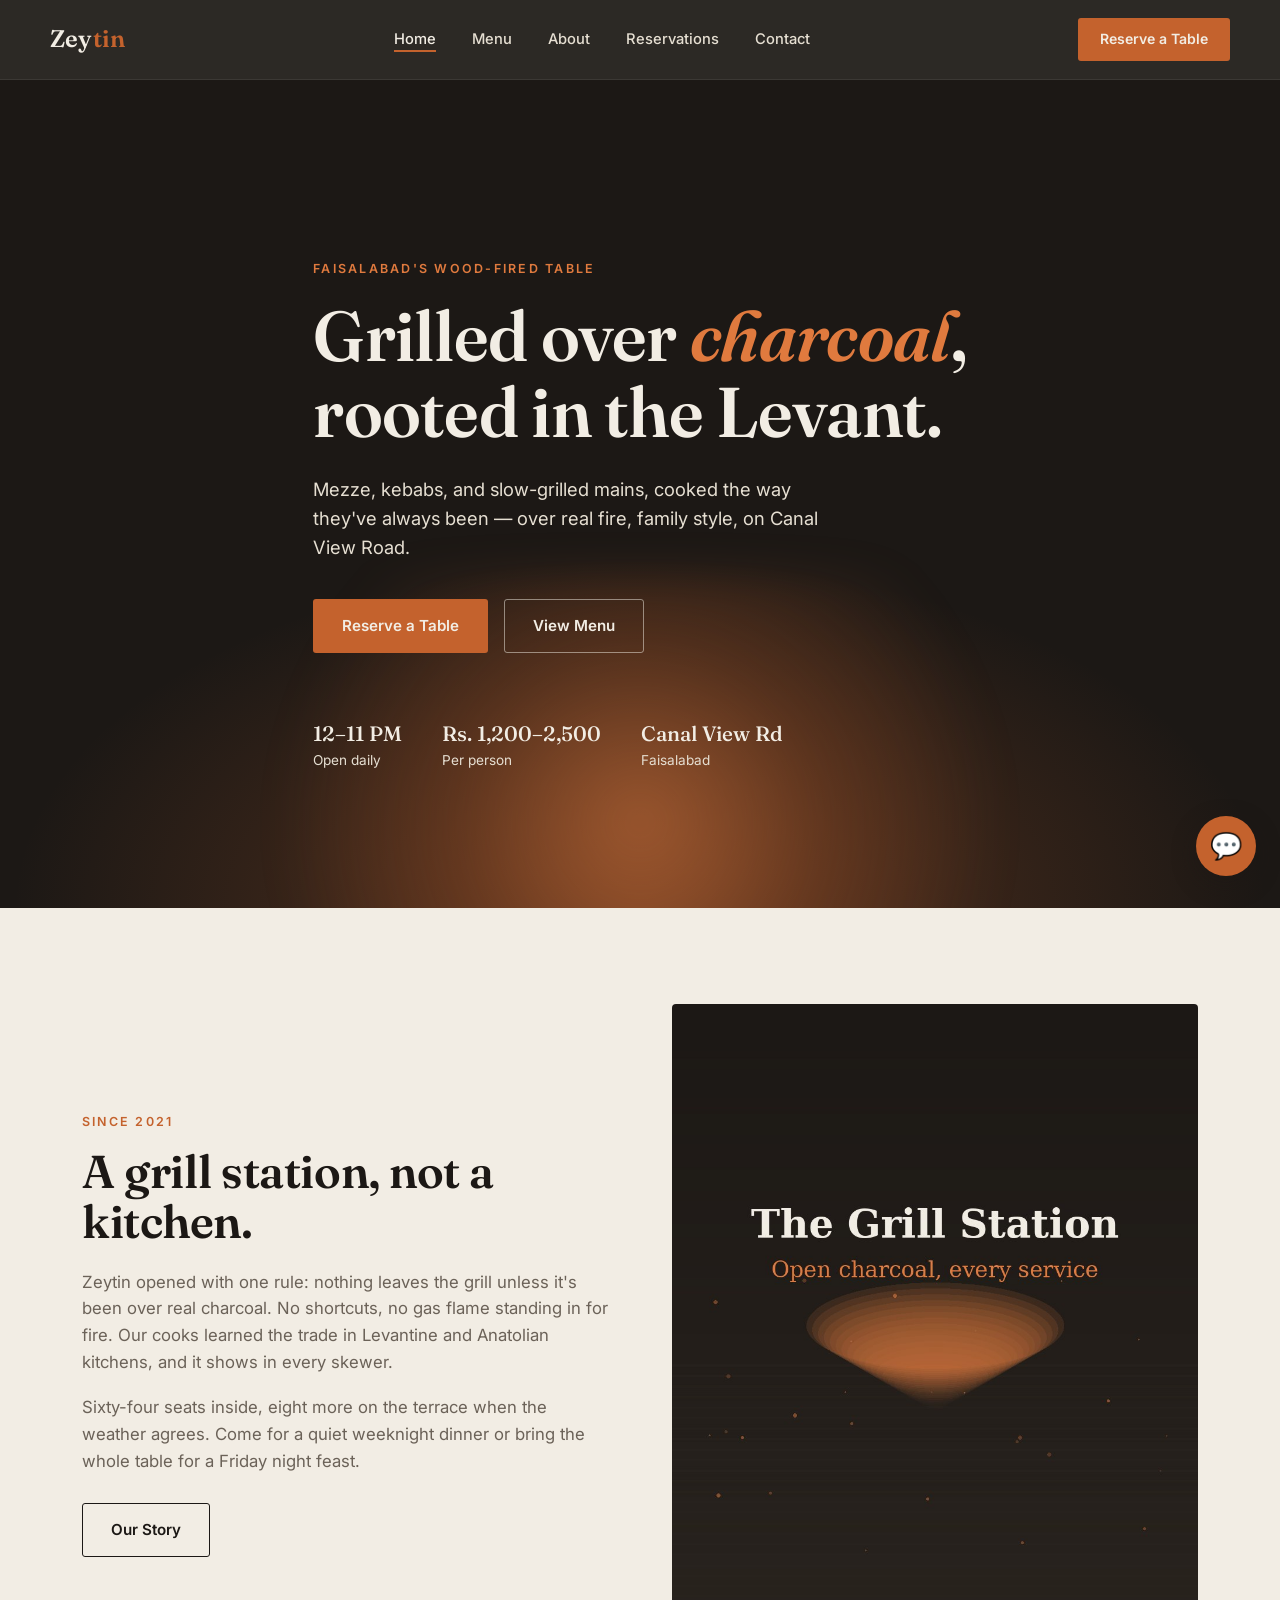
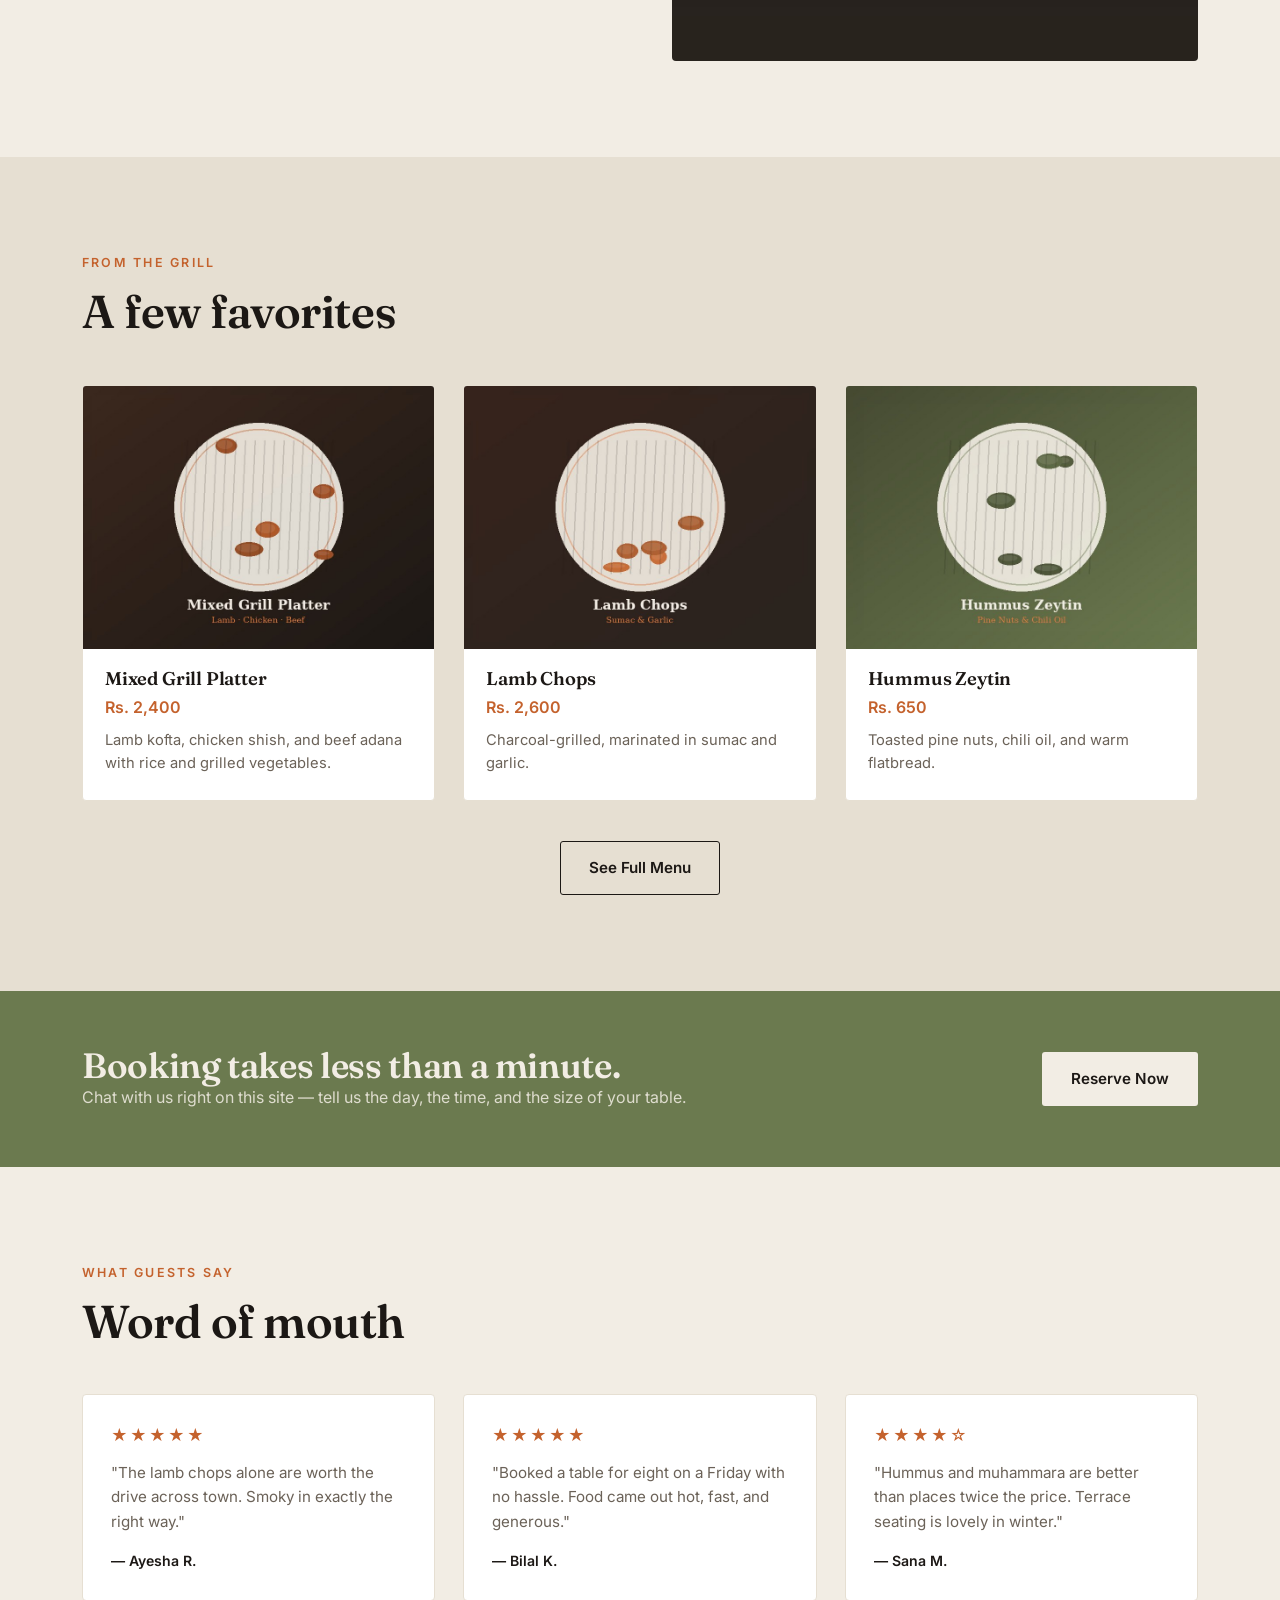
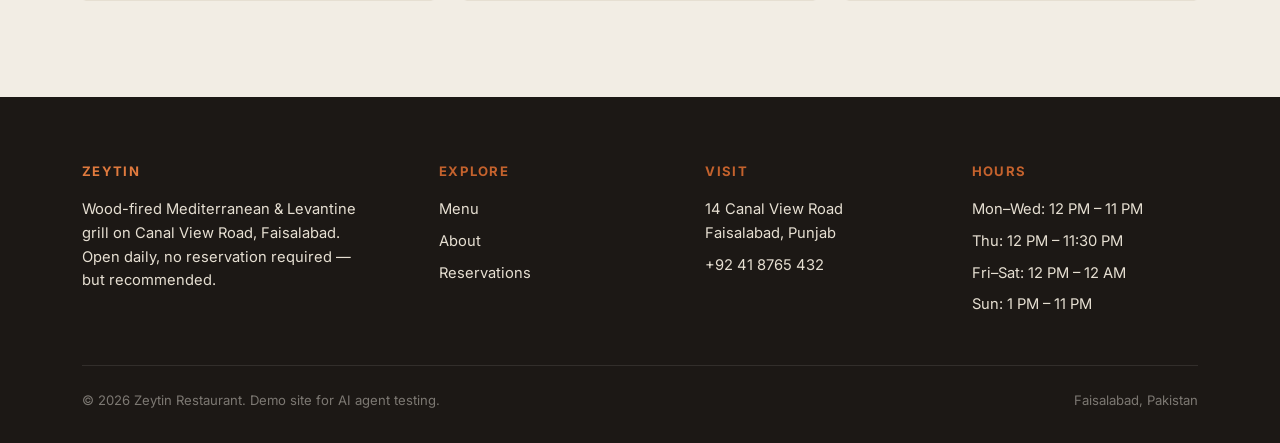
<file: index.html>
<!DOCTYPE html>
<html lang="en">
<head>
<meta charset="UTF-8">
<meta name="viewport" content="width=device-width, initial-scale=1.0">
<title>Zeytin — Wood-Fired Mediterranean Grill, Faisalabad</title>
<link rel="preconnect" href="https://fonts.googleapis.com">
<link href="https://fonts.googleapis.com/css2?family=Fraunces:opsz,wght@9..144,400;9..144,500;9..144,600;9..144,700&family=Inter:wght@400;500;600;700&display=swap" rel="stylesheet">
<link rel="stylesheet" href="css/style.css">
<style>
  .hero {
    position: relative;
    min-height: 92vh;
    display: flex;
    align-items: center;
    background: radial-gradient(ellipse 70% 60% at 50% 100%, rgba(196,98,45,0.35), transparent 70%), var(--char);
    overflow: hidden;
  }
  .ember-glow {
    position: absolute;
    bottom: -20%;
    left: 50%;
    transform: translateX(-50%);
    width: 900px;
    height: 500px;
    background: radial-gradient(circle, rgba(224,122,62,0.55) 0%, rgba(196,98,45,0.25) 35%, transparent 70%);
    filter: blur(20px);
    animation: embergrow 6s ease-in-out infinite alternate;
    pointer-events: none;
  }
  @keyframes embergrow {
    0% { opacity: 0.7; transform: translateX(-50%) scale(1); }
    100% { opacity: 1; transform: translateX(-50%) scale(1.08); }
  }
  .ember-particle {
    position: absolute;
    bottom: 10%;
    width: 4px; height: 4px;
    border-radius: 50%;
    background: var(--ember-bright);
    opacity: 0;
    animation: rise 4.5s ease-in infinite;
  }
  @keyframes rise {
    0% { opacity: 0; transform: translateY(0) scale(1); }
    15% { opacity: 0.9; }
    100% { opacity: 0; transform: translateY(-420px) scale(0.3); }
  }
  .hero-inner { position: relative; z-index: 2; padding-top: 40px; }
  .hero h1 { color: var(--bone); max-width: 760px; }
  .hero h1 em { font-style: italic; color: var(--ember-bright); }
  .hero .lede { color: var(--bone-dim); margin: 24px 0 36px; }
  .hero-ctas { display: flex; gap: 16px; flex-wrap: wrap; }
  .hero-meta {
    display: flex; gap: 40px; margin-top: 64px; flex-wrap: wrap;
  }
  .hero-meta div { color: var(--bone-dim); font-size: 0.85rem; }
  .hero-meta strong { display: block; color: var(--bone); font-family: var(--font-display); font-size: 1.3rem; font-weight: 500; }

  .intro-split {
    display: grid;
    grid-template-columns: 1fr 1fr;
    gap: 64px;
    align-items: center;
  }
  .intro-split img { border-radius: 4px; aspect-ratio: 4/5; object-fit: cover; }

  .dish-row {
    display: grid;
    grid-template-columns: repeat(3, 1fr);
    gap: 28px;
  }
  .dish-card {
    background: #fff;
    border-radius: 4px;
    overflow: hidden;
    border: 1px solid var(--bone-dim);
  }
  .dish-card img { aspect-ratio: 4/3; object-fit: cover; }
  .dish-card .dc-body { padding: 20px 22px 24px; }
  .dish-card h3 { font-size: 1.15rem; margin-bottom: 6px; }
  .dish-card .price { color: var(--ember); font-weight: 600; font-family: var(--font-body); }
  .dish-card p { font-size: 0.92rem; margin-top: 8px; }

  .strip {
    background: var(--olive);
    color: var(--bone);
    padding: 56px 0;
  }
  .strip .container { display: flex; align-items: center; justify-content: space-between; gap: 24px; flex-wrap: wrap; }
  .strip h2 { color: var(--bone); font-size: clamp(1.6rem, 3vw, 2.2rem); }
  .strip p { color: rgba(242,237,228,0.85); }

  .testi-grid {
    display: grid;
    grid-template-columns: repeat(3, 1fr);
    gap: 28px;
  }
  .testi-card {
    background: #fff;
    border: 1px solid var(--bone-dim);
    border-radius: 4px;
    padding: 28px;
  }
  .testi-card .stars { color: var(--ember); letter-spacing: 2px; margin-bottom: 12px; }
  .testi-card p { font-size: 0.95rem; }
  .testi-card .who { margin-top: 16px; font-weight: 600; color: var(--char); font-size: 0.88rem; }

  @media (max-width: 860px) {
    .intro-split, .dish-row, .testi-grid { grid-template-columns: 1fr; }
  }
</style>
</head>
<body>

<header class="site-header">
  <nav class="nav container">
    <a href="index.html" class="logo">Zey<span>tin</span></a>
    <ul class="nav-links">
      <li><a href="index.html" class="active">Home</a></li>
      <li><a href="menu.html">Menu</a></li>
      <li><a href="about.html">About</a></li>
      <li><a href="reservations.html">Reservations</a></li>
      <li><a href="contact.html">Contact</a></li>
    </ul>
    <a href="reservations.html" class="nav-cta">Reserve a Table</a>
    <button class="nav-toggle" aria-label="Menu">☰</button>
  </nav>
</header>

<section class="hero">
  <div class="ember-glow"></div>
  <div class="ember-particle" style="left:42%; animation-delay:0s;"></div>
  <div class="ember-particle" style="left:48%; animation-delay:1.2s;"></div>
  <div class="ember-particle" style="left:55%; animation-delay:2.1s;"></div>
  <div class="ember-particle" style="left:38%; animation-delay:3s;"></div>
  <div class="ember-particle" style="left:60%; animation-delay:0.6s;"></div>
  <div class="container hero-inner">
    <span class="eyebrow" style="color:var(--ember-bright)">Faisalabad's Wood-Fired Table</span>
    <h1 style="margin-top:18px;">Grilled over <em>charcoal</em>,<br>rooted in the Levant.</h1>
    <p class="lede">Mezze, kebabs, and slow-grilled mains, cooked the way they've always been — over real fire, family style, on Canal View Road.</p>
    <div class="hero-ctas">
      <a href="reservations.html" class="btn btn-primary">Reserve a Table</a>
      <a href="menu.html" class="btn btn-outline-light">View Menu</a>
    </div>
    <div class="hero-meta">
      <div><strong>12–11 PM</strong>Open daily</div>
      <div><strong>Rs. 1,200–2,500</strong>Per person</div>
      <div><strong>Canal View Rd</strong>Faisalabad</div>
    </div>
  </div>
</section>

<section>
  <div class="container intro-split">
    <div>
      <span class="eyebrow">Since 2021</span>
      <h2 style="margin:14px 0 22px;">A grill station, not a kitchen.</h2>
      <p style="font-size:1.05rem; margin-bottom:18px;">Zeytin opened with one rule: nothing leaves the grill unless it's been over real charcoal. No shortcuts, no gas flame standing in for fire. Our cooks learned the trade in Levantine and Anatolian kitchens, and it shows in every skewer.</p>
      <p style="font-size:1.05rem;">Sixty-four seats inside, eight more on the terrace when the weather agrees. Come for a quiet weeknight dinner or bring the whole table for a Friday night feast.</p>
      <a href="about.html" class="btn btn-outline" style="margin-top:28px;">Our Story</a>
    </div>
    <img src="images/grill-station.jpg" alt="Open charcoal grill at Zeytin">
  </div>
</section>

<section style="background:var(--bone-dim);">
  <div class="container">
    <div class="section-head">
      <span class="eyebrow">From the Grill</span>
      <h2 style="margin-top:14px;">A few favorites</h2>
    </div>
    <div class="dish-row">
      <div class="dish-card">
        <img src="images/mixed-grill.jpg" alt="Mixed Grill Platter">
        <div class="dc-body">
          <h3>Mixed Grill Platter</h3>
          <span class="price">Rs. 2,400</span>
          <p>Lamb kofta, chicken shish, and beef adana with rice and grilled vegetables.</p>
        </div>
      </div>
      <div class="dish-card">
        <img src="images/lamb-chops.jpg" alt="Lamb Chops">
        <div class="dc-body">
          <h3>Lamb Chops</h3>
          <span class="price">Rs. 2,600</span>
          <p>Charcoal-grilled, marinated in sumac and garlic.</p>
        </div>
      </div>
      <div class="dish-card">
        <img src="images/hummus.jpg" alt="Hummus Zeytin">
        <div class="dc-body">
          <h3>Hummus Zeytin</h3>
          <span class="price">Rs. 650</span>
          <p>Toasted pine nuts, chili oil, and warm flatbread.</p>
        </div>
      </div>
    </div>
    <div style="text-align:center; margin-top:40px;">
      <a href="menu.html" class="btn btn-outline">See Full Menu</a>
    </div>
  </div>
</section>

<section class="strip">
  <div class="container">
    <div>
      <h2>Booking takes less than a minute.</h2>
      <p>Chat with us right on this site — tell us the day, the time, and the size of your table.</p>
    </div>
    <a href="reservations.html" class="btn" style="background:var(--bone); color:var(--char);">Reserve Now</a>
  </div>
</section>

<section>
  <div class="container">
    <div class="section-head">
      <span class="eyebrow">What Guests Say</span>
      <h2 style="margin-top:14px;">Word of mouth</h2>
    </div>
    <div class="testi-grid">
      <div class="testi-card">
        <div class="stars">★★★★★</div>
        <p>"The lamb chops alone are worth the drive across town. Smoky in exactly the right way."</p>
        <div class="who">— Ayesha R.</div>
      </div>
      <div class="testi-card">
        <div class="stars">★★★★★</div>
        <p>"Booked a table for eight on a Friday with no hassle. Food came out hot, fast, and generous."</p>
        <div class="who">— Bilal K.</div>
      </div>
      <div class="testi-card">
        <div class="stars">★★★★☆</div>
        <p>"Hummus and muhammara are better than places twice the price. Terrace seating is lovely in winter."</p>
        <div class="who">— Sana M.</div>
      </div>
    </div>
  </div>
</section>

<footer class="site-footer">
  <div class="container">
    <div class="footer-grid">
      <div>
        <h4 style="color:var(--ember-bright);">Zeytin</h4>
        <p style="max-width:280px;">Wood-fired Mediterranean & Levantine grill on Canal View Road, Faisalabad. Open daily, no reservation required — but recommended.</p>
      </div>
      <div>
        <h4>Explore</h4>
        <a href="menu.html">Menu</a>
        <a href="about.html">About</a>
        <a href="reservations.html">Reservations</a>
      </div>
      <div>
        <h4>Visit</h4>
        <p>14 Canal View Road<br>Faisalabad, Punjab</p>
        <p>+92 41 8765 432</p>
      </div>
      <div>
        <h4>Hours</h4>
        <p>Mon–Wed: 12 PM – 11 PM</p>
        <p>Thu: 12 PM – 11:30 PM</p>
        <p>Fri–Sat: 12 PM – 12 AM</p>
        <p>Sun: 1 PM – 11 PM</p>
      </div>
    </div>
    <div class="footer-bottom">
      <span>© 2026 Zeytin Restaurant. Demo site for AI agent testing.</span>
      <span>Faisalabad, Pakistan</span>
    </div>
  </div>
</footer>

<!-- Chat widget mount point — n8n chat widget will attach here -->
<div id="n8n-chat-widget-placeholder"></div>
<script src="js/chat-widget.js"></script>

</body>
</html>
</file>
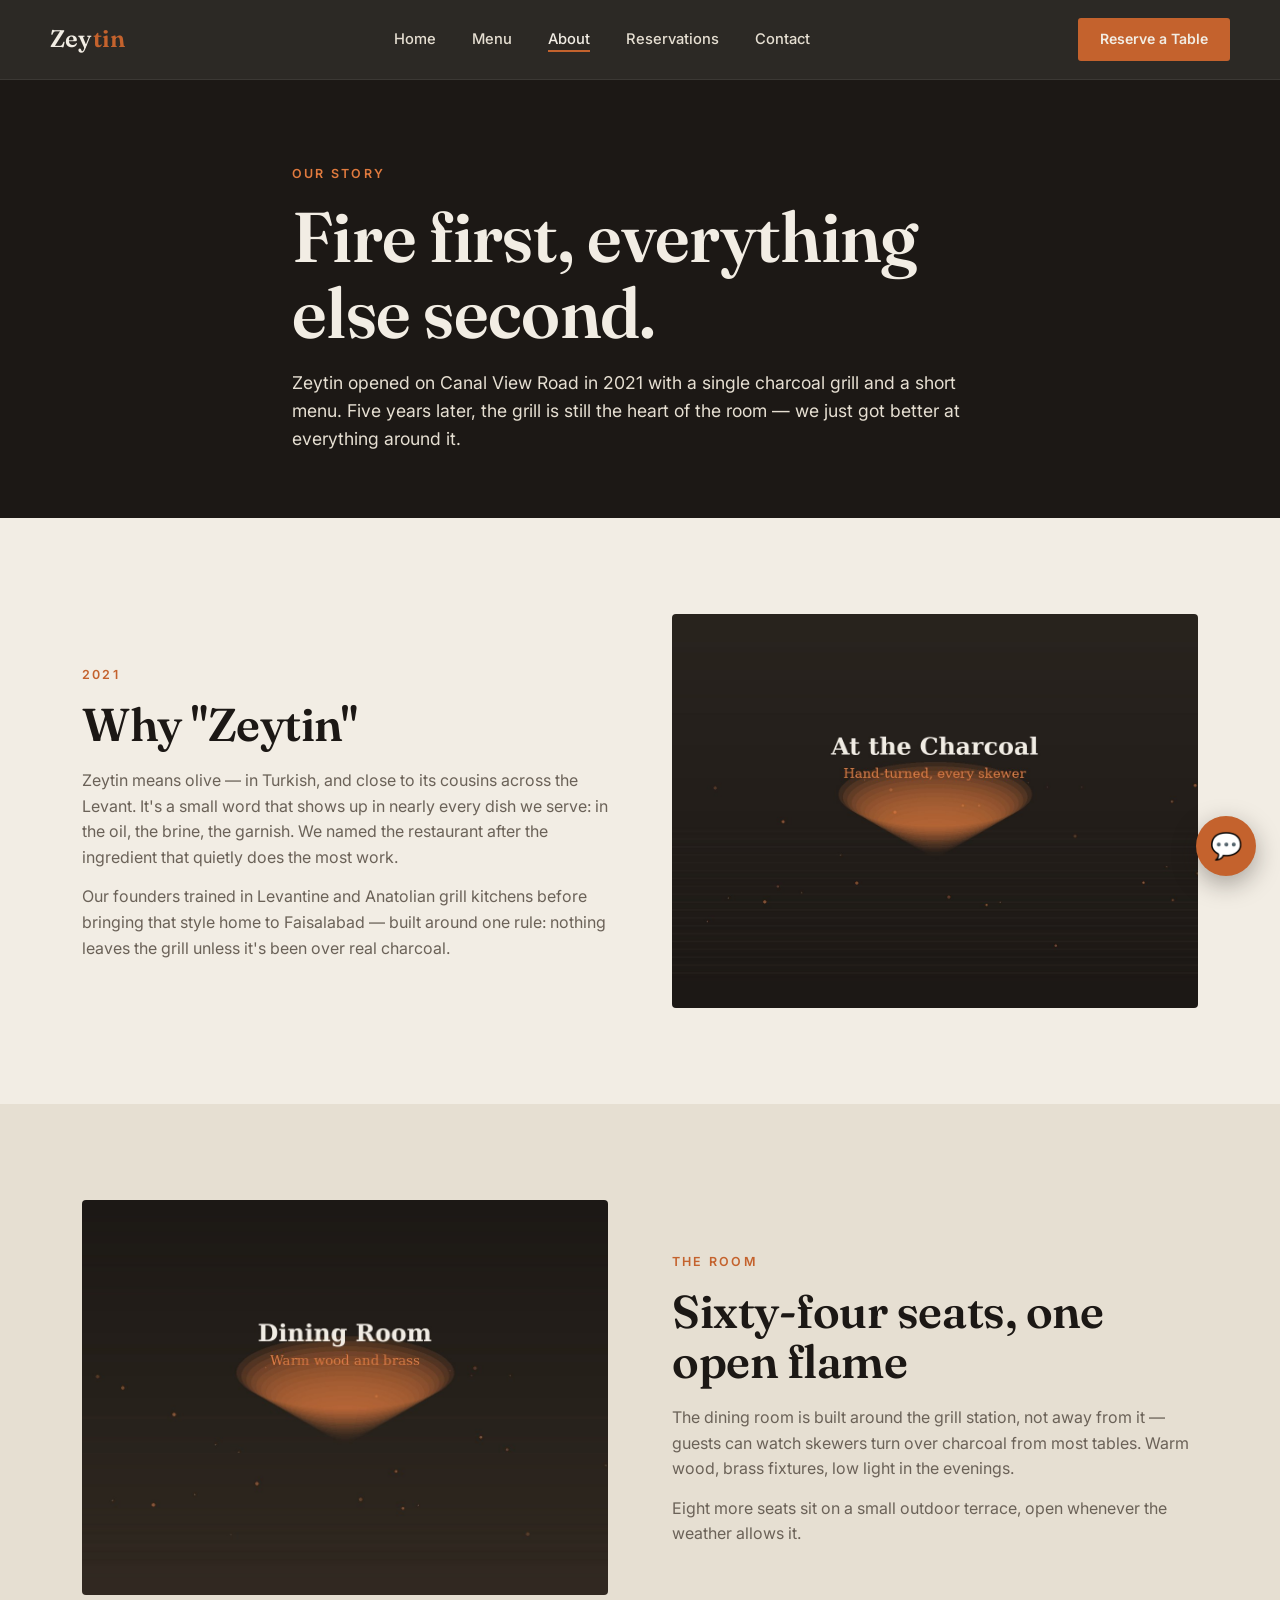
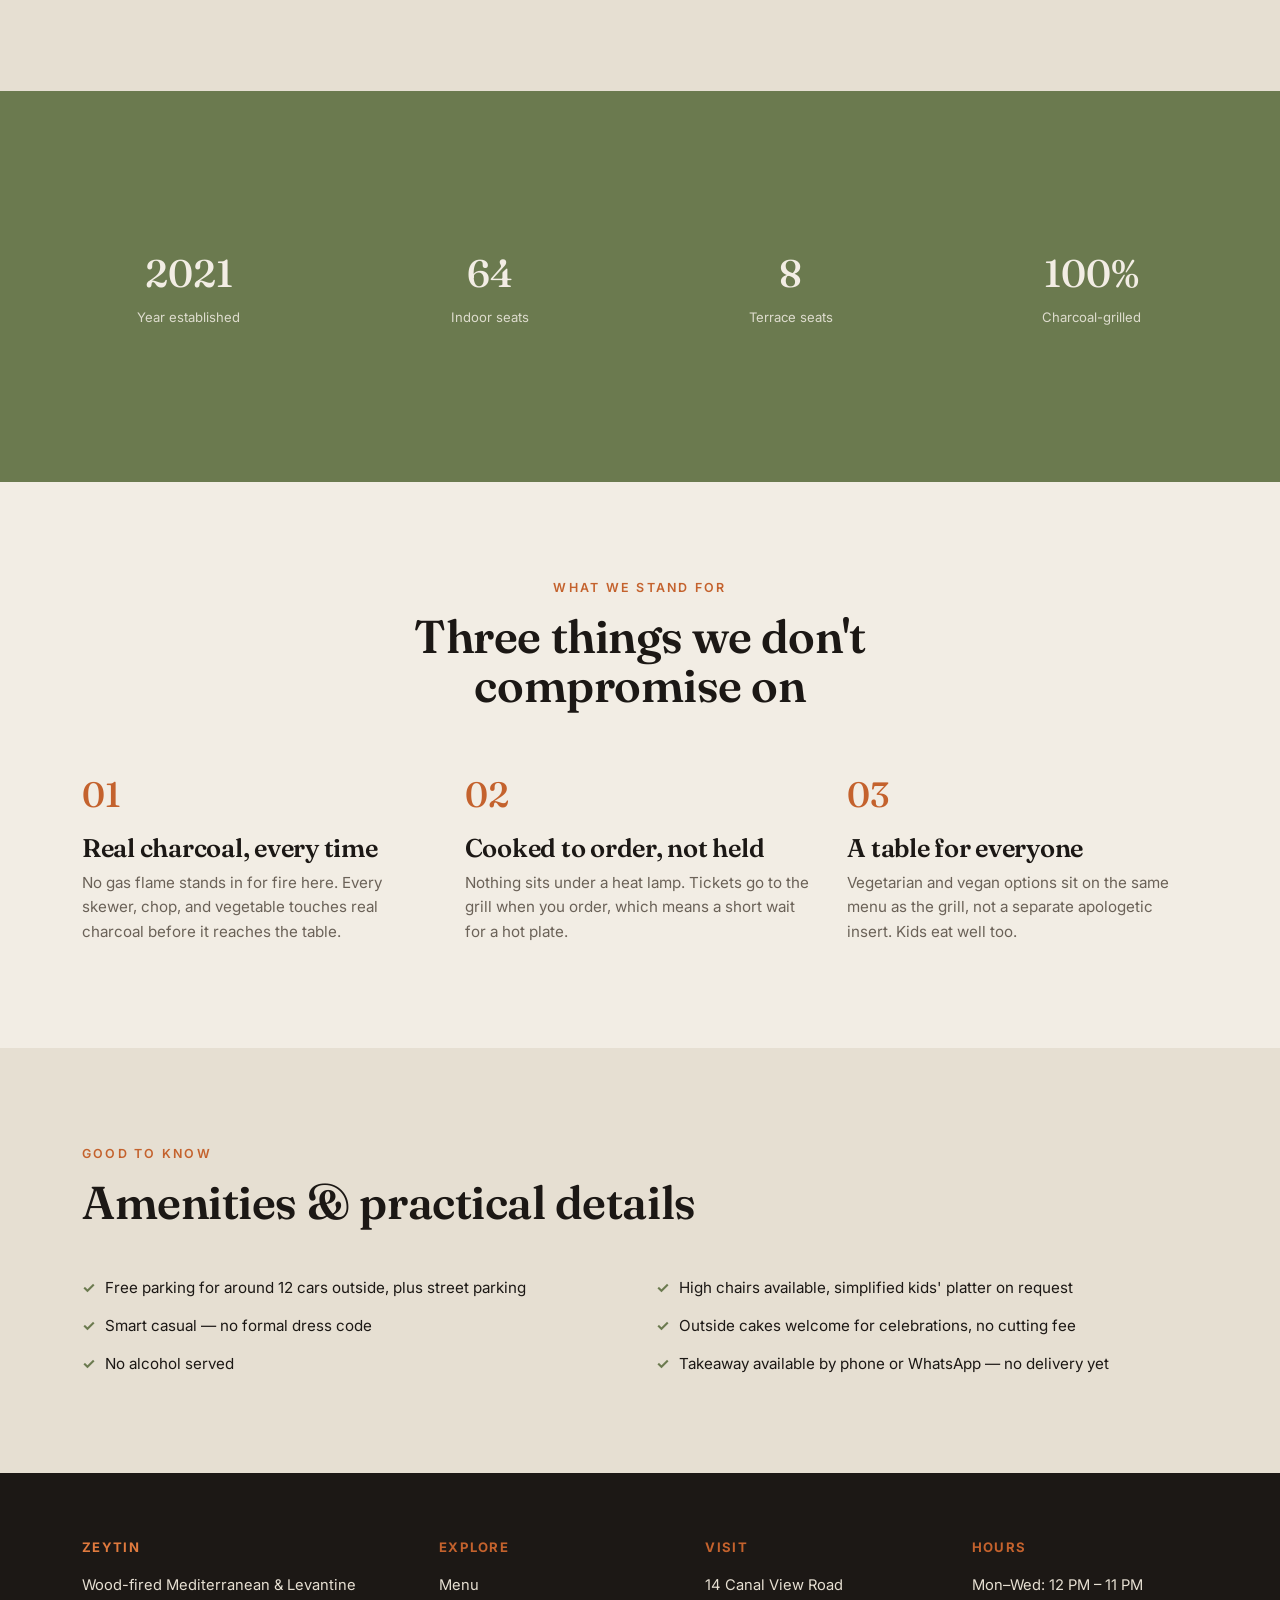
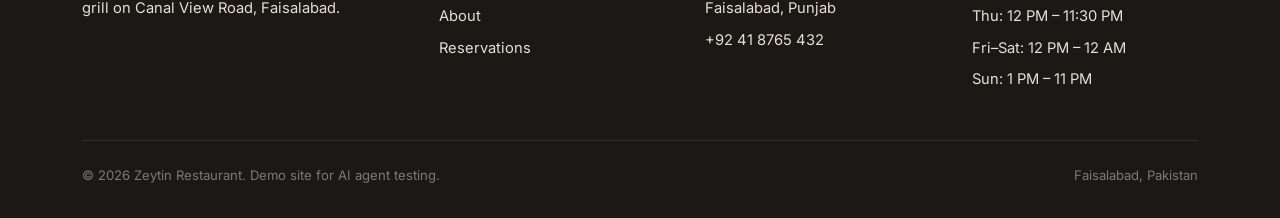
<file: about.html>
<!DOCTYPE html>
<html lang="en">
<head>
<meta charset="UTF-8">
<meta name="viewport" content="width=device-width, initial-scale=1.0">
<title>About — Zeytin</title>
<link rel="preconnect" href="https://fonts.googleapis.com">
<link href="https://fonts.googleapis.com/css2?family=Fraunces:opsz,wght@9..144,400;9..144,500;9..144,600;9..144,700&family=Inter:wght@400;500;600;700&display=swap" rel="stylesheet">
<link rel="stylesheet" href="css/style.css">
<style>
  .about-hero {
    background: var(--char);
    padding: 80px 0 64px;
  }
  .about-hero .container { max-width: 760px; }
  .about-hero h1 { color: var(--bone); }
  .about-hero p { color: var(--bone-dim); margin-top: 18px; font-size: 1.1rem; }

  .story-row {
    display: grid;
    grid-template-columns: 1fr 1fr;
    gap: 64px;
    align-items: center;
  }
  .story-row img { border-radius: 4px; aspect-ratio: 4/3; object-fit: cover; }
  .story-row.reverse { direction: rtl; }
  .story-row.reverse > * { direction: ltr; }

  .values-grid {
    display: grid;
    grid-template-columns: repeat(3, 1fr);
    gap: 32px;
  }
  .value-card { padding: 8px 0; }
  .value-card .num { font-family: var(--font-display); font-size: 2.2rem; color: var(--ember); font-weight: 500; }
  .value-card h3 { margin: 12px 0 8px; }
  .value-card p { font-size: 0.95rem; }

  .stat-strip {
    background: var(--olive);
    color: var(--bone);
  }
  .stat-strip .container {
    display: grid;
    grid-template-columns: repeat(4, 1fr);
    gap: 24px;
    padding: 56px 0;
    text-align: center;
  }
  .stat-strip strong { display: block; font-family: var(--font-display); font-size: 2.4rem; font-weight: 500; color: var(--bone); }
  .stat-strip span { font-size: 0.82rem; color: rgba(242,237,228,0.85); }

  .amenity-list { display: grid; grid-template-columns: 1fr 1fr; gap: 14px 32px; margin-top: 24px; }
  .amenity-list div { display: flex; gap: 10px; align-items: flex-start; font-size: 0.95rem; }
  .amenity-list div::before { content: '✓'; color: var(--olive); font-weight: 700; flex-shrink: 0; }

  @media (max-width: 860px) {
    .story-row, .values-grid { grid-template-columns: 1fr; }
    .story-row.reverse { direction: ltr; }
    .stat-strip .container { grid-template-columns: 1fr 1fr; }
    .amenity-list { grid-template-columns: 1fr; }
  }
</style>
</head>
<body>

<header class="site-header">
  <nav class="nav container">
    <a href="index.html" class="logo">Zey<span>tin</span></a>
    <ul class="nav-links">
      <li><a href="index.html">Home</a></li>
      <li><a href="menu.html">Menu</a></li>
      <li><a href="about.html" class="active">About</a></li>
      <li><a href="reservations.html">Reservations</a></li>
      <li><a href="contact.html">Contact</a></li>
    </ul>
    <a href="reservations.html" class="nav-cta">Reserve a Table</a>
    <button class="nav-toggle" aria-label="Menu">☰</button>
  </nav>
</header>

<section class="about-hero">
  <div class="container">
    <span class="eyebrow" style="color:var(--ember-bright)">Our Story</span>
    <h1 style="margin-top:14px;">Fire first, everything else second.</h1>
    <p>Zeytin opened on Canal View Road in 2021 with a single charcoal grill and a short menu. Five years later, the grill is still the heart of the room — we just got better at everything around it.</p>
  </div>
</section>

<section>
  <div class="container story-row">
    <div>
      <span class="eyebrow">2021</span>
      <h2 style="margin:14px 0 18px;">Why "Zeytin"</h2>
      <p style="margin-bottom:14px;">Zeytin means olive — in Turkish, and close to its cousins across the Levant. It's a small word that shows up in nearly every dish we serve: in the oil, the brine, the garnish. We named the restaurant after the ingredient that quietly does the most work.</p>
      <p>Our founders trained in Levantine and Anatolian grill kitchens before bringing that style home to Faisalabad — built around one rule: nothing leaves the grill unless it's been over real charcoal.</p>
    </div>
    <img src="images/chef-grill.jpg" alt="Chef at the charcoal grill">
  </div>
</section>

<section style="background:var(--bone-dim);">
  <div class="container story-row reverse">
    <div>
      <span class="eyebrow">The Room</span>
      <h2 style="margin:14px 0 18px;">Sixty-four seats, one open flame</h2>
      <p style="margin-bottom:14px;">The dining room is built around the grill station, not away from it — guests can watch skewers turn over charcoal from most tables. Warm wood, brass fixtures, low light in the evenings.</p>
      <p>Eight more seats sit on a small outdoor terrace, open whenever the weather allows it.</p>
    </div>
    <img src="images/interior-1.jpg" alt="Zeytin dining room interior">
  </div>
</section>

<section class="stat-strip">
  <div class="container">
    <div><strong>2021</strong><span>Year established</span></div>
    <div><strong>64</strong><span>Indoor seats</span></div>
    <div><strong>8</strong><span>Terrace seats</span></div>
    <div><strong>100%</strong><span>Charcoal-grilled</span></div>
  </div>
</section>

<section>
  <div class="container">
    <div class="section-head" style="margin:0 auto 48px; text-align:center;">
      <span class="eyebrow">What We Stand For</span>
      <h2 style="margin-top:14px;">Three things we don't compromise on</h2>
    </div>
    <div class="values-grid">
      <div class="value-card">
        <span class="num">01</span>
        <h3>Real charcoal, every time</h3>
        <p>No gas flame stands in for fire here. Every skewer, chop, and vegetable touches real charcoal before it reaches the table.</p>
      </div>
      <div class="value-card">
        <span class="num">02</span>
        <h3>Cooked to order, not held</h3>
        <p>Nothing sits under a heat lamp. Tickets go to the grill when you order, which means a short wait for a hot plate.</p>
      </div>
      <div class="value-card">
        <span class="num">03</span>
        <h3>A table for everyone</h3>
        <p>Vegetarian and vegan options sit on the same menu as the grill, not a separate apologetic insert. Kids eat well too.</p>
      </div>
    </div>
  </div>
</section>

<section style="background:var(--bone-dim);">
  <div class="container">
    <div class="section-head">
      <span class="eyebrow">Good to Know</span>
      <h2 style="margin-top:14px;">Amenities & practical details</h2>
    </div>
    <div class="amenity-list">
      <div>Free parking for around 12 cars outside, plus street parking</div>
      <div>High chairs available, simplified kids' platter on request</div>
      <div>Smart casual — no formal dress code</div>
      <div>Outside cakes welcome for celebrations, no cutting fee</div>
      <div>No alcohol served</div>
      <div>Takeaway available by phone or WhatsApp — no delivery yet</div>
    </div>
  </div>
</section>

<footer class="site-footer">
  <div class="container">
    <div class="footer-grid">
      <div>
        <h4 style="color:var(--ember-bright);">Zeytin</h4>
        <p style="max-width:280px;">Wood-fired Mediterranean & Levantine grill on Canal View Road, Faisalabad.</p>
      </div>
      <div>
        <h4>Explore</h4>
        <a href="menu.html">Menu</a>
        <a href="about.html">About</a>
        <a href="reservations.html">Reservations</a>
      </div>
      <div>
        <h4>Visit</h4>
        <p>14 Canal View Road<br>Faisalabad, Punjab</p>
        <p>+92 41 8765 432</p>
      </div>
      <div>
        <h4>Hours</h4>
        <p>Mon–Wed: 12 PM – 11 PM</p>
        <p>Thu: 12 PM – 11:30 PM</p>
        <p>Fri–Sat: 12 PM – 12 AM</p>
        <p>Sun: 1 PM – 11 PM</p>
      </div>
    </div>
    <div class="footer-bottom">
      <span>© 2026 Zeytin Restaurant. Demo site for AI agent testing.</span>
      <span>Faisalabad, Pakistan</span>
    </div>
  </div>
</footer>

<div id="n8n-chat-widget-placeholder"></div>
<script src="js/chat-widget.js"></script>

</body>
</html>
</file>
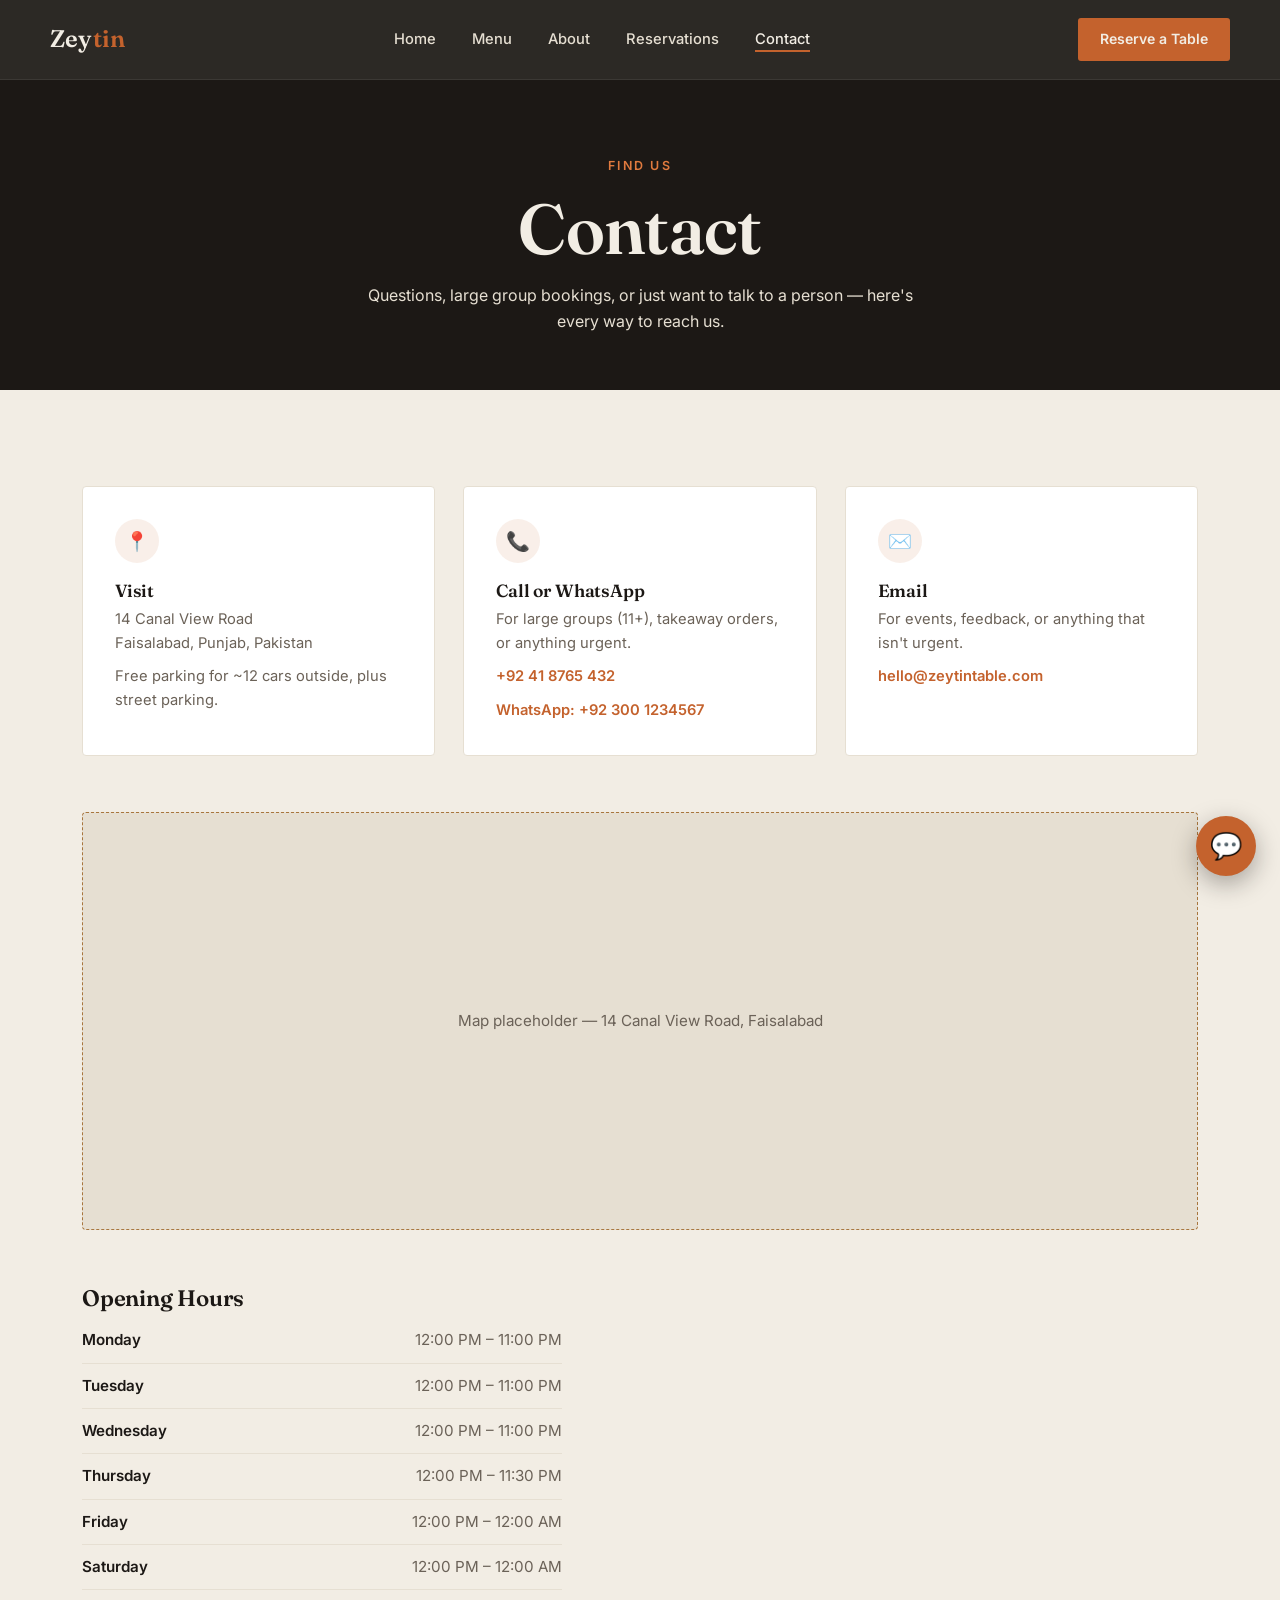
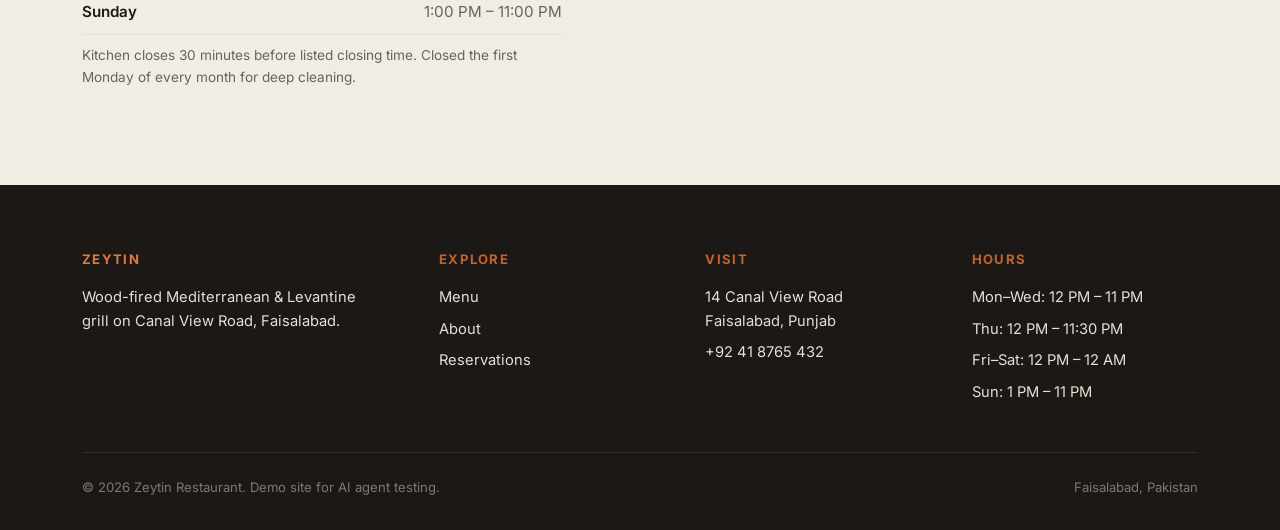
<file: contact.html>
<!DOCTYPE html>
<html lang="en">
<head>
<meta charset="UTF-8">
<meta name="viewport" content="width=device-width, initial-scale=1.0">
<title>Contact — Zeytin</title>
<link rel="preconnect" href="https://fonts.googleapis.com">
<link href="https://fonts.googleapis.com/css2?family=Fraunces:opsz,wght@9..144,400;9..144,500;9..144,600;9..144,700&family=Inter:wght@400;500;600;700&display=swap" rel="stylesheet">
<link rel="stylesheet" href="css/style.css">
<style>
  .contact-hero {
    background: var(--char);
    padding: 72px 0 56px;
    text-align: center;
  }
  .contact-hero h1 { color: var(--bone); }
  .contact-hero p { color: var(--bone-dim); max-width: 560px; margin: 16px auto 0; }

  .contact-grid {
    display: grid;
    grid-template-columns: 1fr 1fr 1fr;
    gap: 28px;
  }
  .contact-card {
    background: #fff;
    border: 1px solid var(--bone-dim);
    border-radius: 4px;
    padding: 32px;
  }
  .contact-card .icon {
    width: 44px; height: 44px;
    border-radius: 50%;
    background: rgba(196,98,45,0.1);
    color: var(--ember);
    display: flex; align-items: center; justify-content: center;
    font-size: 1.2rem;
    margin-bottom: 18px;
  }
  .contact-card h3 { margin-bottom: 8px; font-size: 1.1rem; }
  .contact-card p { font-size: 0.92rem; }
  .contact-card a.link { color: var(--ember); font-weight: 600; display: inline-block; margin-top: 10px; font-size: 0.92rem; }

  .map-box {
    aspect-ratio: 16/6;
    background: var(--bone-dim);
    border-radius: 4px;
    display: flex;
    align-items: center;
    justify-content: center;
    color: var(--ink-soft);
    font-size: 0.95rem;
    border: 1px dashed var(--brass);
  }

  .hours-table { width: 100%; border-collapse: collapse; margin-top: 8px; }
  .hours-table td { padding: 10px 0; border-bottom: 1px solid var(--bone-dim); font-size: 0.95rem; }
  .hours-table td:first-child { font-weight: 600; color: var(--char); }
  .hours-table td:last-child { text-align: right; color: var(--ink-soft); }

  @media (max-width: 860px) {
    .contact-grid { grid-template-columns: 1fr; }
  }
</style>
</head>
<body>

<header class="site-header">
  <nav class="nav container">
    <a href="index.html" class="logo">Zey<span>tin</span></a>
    <ul class="nav-links">
      <li><a href="index.html">Home</a></li>
      <li><a href="menu.html">Menu</a></li>
      <li><a href="about.html">About</a></li>
      <li><a href="reservations.html">Reservations</a></li>
      <li><a href="contact.html" class="active">Contact</a></li>
    </ul>
    <a href="reservations.html" class="nav-cta">Reserve a Table</a>
    <button class="nav-toggle" aria-label="Menu">☰</button>
  </nav>
</header>

<section class="contact-hero">
  <div class="container">
    <span class="eyebrow" style="color:var(--ember-bright)">Find Us</span>
    <h1 style="margin-top:14px;">Contact</h1>
    <p>Questions, large group bookings, or just want to talk to a person — here's every way to reach us.</p>
  </div>
</section>

<section>
  <div class="container">
    <div class="contact-grid">
      <div class="contact-card">
        <div class="icon">📍</div>
        <h3>Visit</h3>
        <p>14 Canal View Road<br>Faisalabad, Punjab, Pakistan</p>
        <p style="margin-top:10px;">Free parking for ~12 cars outside, plus street parking.</p>
      </div>
      <div class="contact-card">
        <div class="icon">📞</div>
        <h3>Call or WhatsApp</h3>
        <p>For large groups (11+), takeaway orders, or anything urgent.</p>
        <a class="link" href="tel:+924187654321">+92 41 8765 432</a><br>
        <a class="link" href="https://wa.me/923001234567">WhatsApp: +92 300 1234567</a>
      </div>
      <div class="contact-card">
        <div class="icon">✉️</div>
        <h3>Email</h3>
        <p>For events, feedback, or anything that isn't urgent.</p>
        <a class="link" href="mailto:hello@zeytintable.com">hello@zeytintable.com</a>
      </div>
    </div>

    <div style="margin-top:56px;" class="map-box">Map placeholder — 14 Canal View Road, Faisalabad</div>

    <div style="margin-top:56px; max-width:480px;">
      <h2 style="font-size:1.4rem; margin-bottom:6px;">Opening Hours</h2>
      <table class="hours-table">
        <tr><td>Monday</td><td>12:00 PM – 11:00 PM</td></tr>
        <tr><td>Tuesday</td><td>12:00 PM – 11:00 PM</td></tr>
        <tr><td>Wednesday</td><td>12:00 PM – 11:00 PM</td></tr>
        <tr><td>Thursday</td><td>12:00 PM – 11:30 PM</td></tr>
        <tr><td>Friday</td><td>12:00 PM – 12:00 AM</td></tr>
        <tr><td>Saturday</td><td>12:00 PM – 12:00 AM</td></tr>
        <tr><td>Sunday</td><td>1:00 PM – 11:00 PM</td></tr>
      </table>
      <p style="font-size:0.85rem; margin-top:10px;">Kitchen closes 30 minutes before listed closing time. Closed the first Monday of every month for deep cleaning.</p>
    </div>
  </div>
</section>

<footer class="site-footer">
  <div class="container">
    <div class="footer-grid">
      <div>
        <h4 style="color:var(--ember-bright);">Zeytin</h4>
        <p style="max-width:280px;">Wood-fired Mediterranean & Levantine grill on Canal View Road, Faisalabad.</p>
      </div>
      <div>
        <h4>Explore</h4>
        <a href="menu.html">Menu</a>
        <a href="about.html">About</a>
        <a href="reservations.html">Reservations</a>
      </div>
      <div>
        <h4>Visit</h4>
        <p>14 Canal View Road<br>Faisalabad, Punjab</p>
        <p>+92 41 8765 432</p>
      </div>
      <div>
        <h4>Hours</h4>
        <p>Mon–Wed: 12 PM – 11 PM</p>
        <p>Thu: 12 PM – 11:30 PM</p>
        <p>Fri–Sat: 12 PM – 12 AM</p>
        <p>Sun: 1 PM – 11 PM</p>
      </div>
    </div>
    <div class="footer-bottom">
      <span>© 2026 Zeytin Restaurant. Demo site for AI agent testing.</span>
      <span>Faisalabad, Pakistan</span>
    </div>
  </div>
</footer>

<div id="n8n-chat-widget-placeholder"></div>
<script src="js/chat-widget.js"></script>

</body>
</html>
</file>
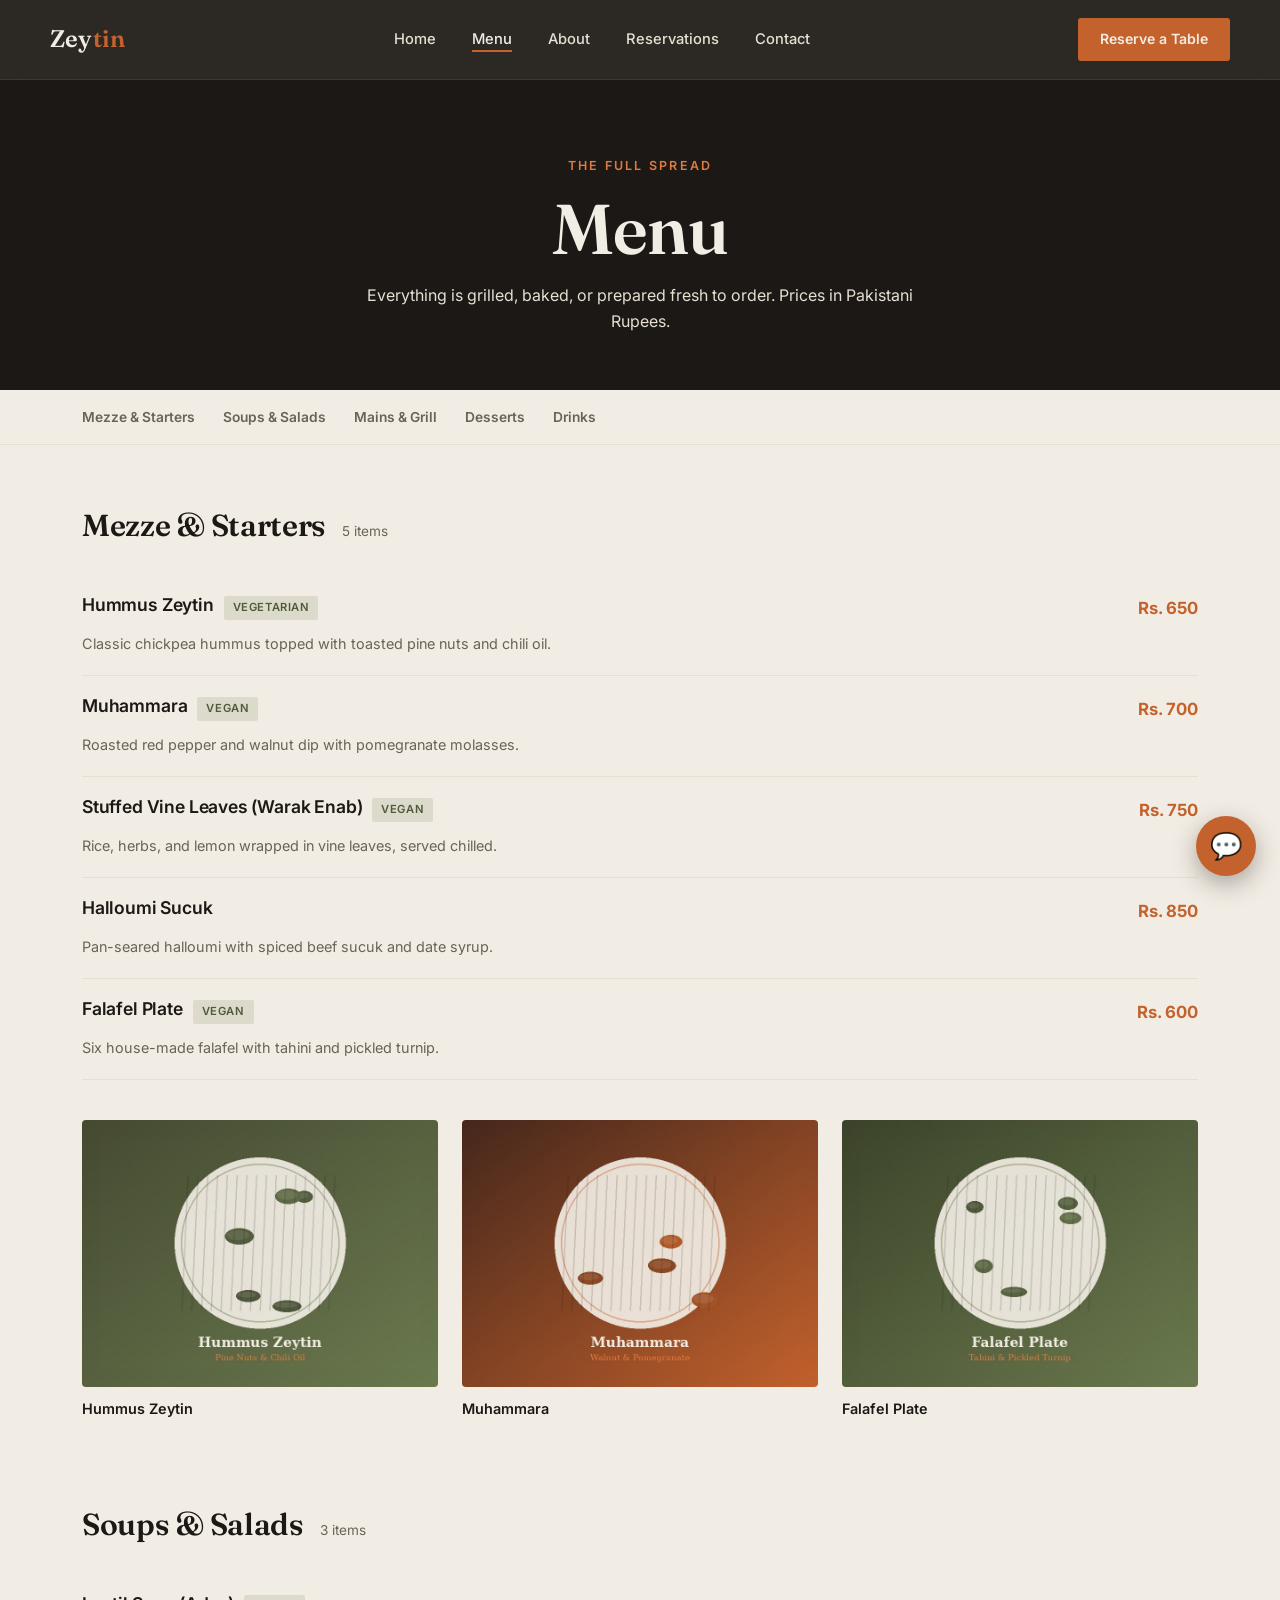
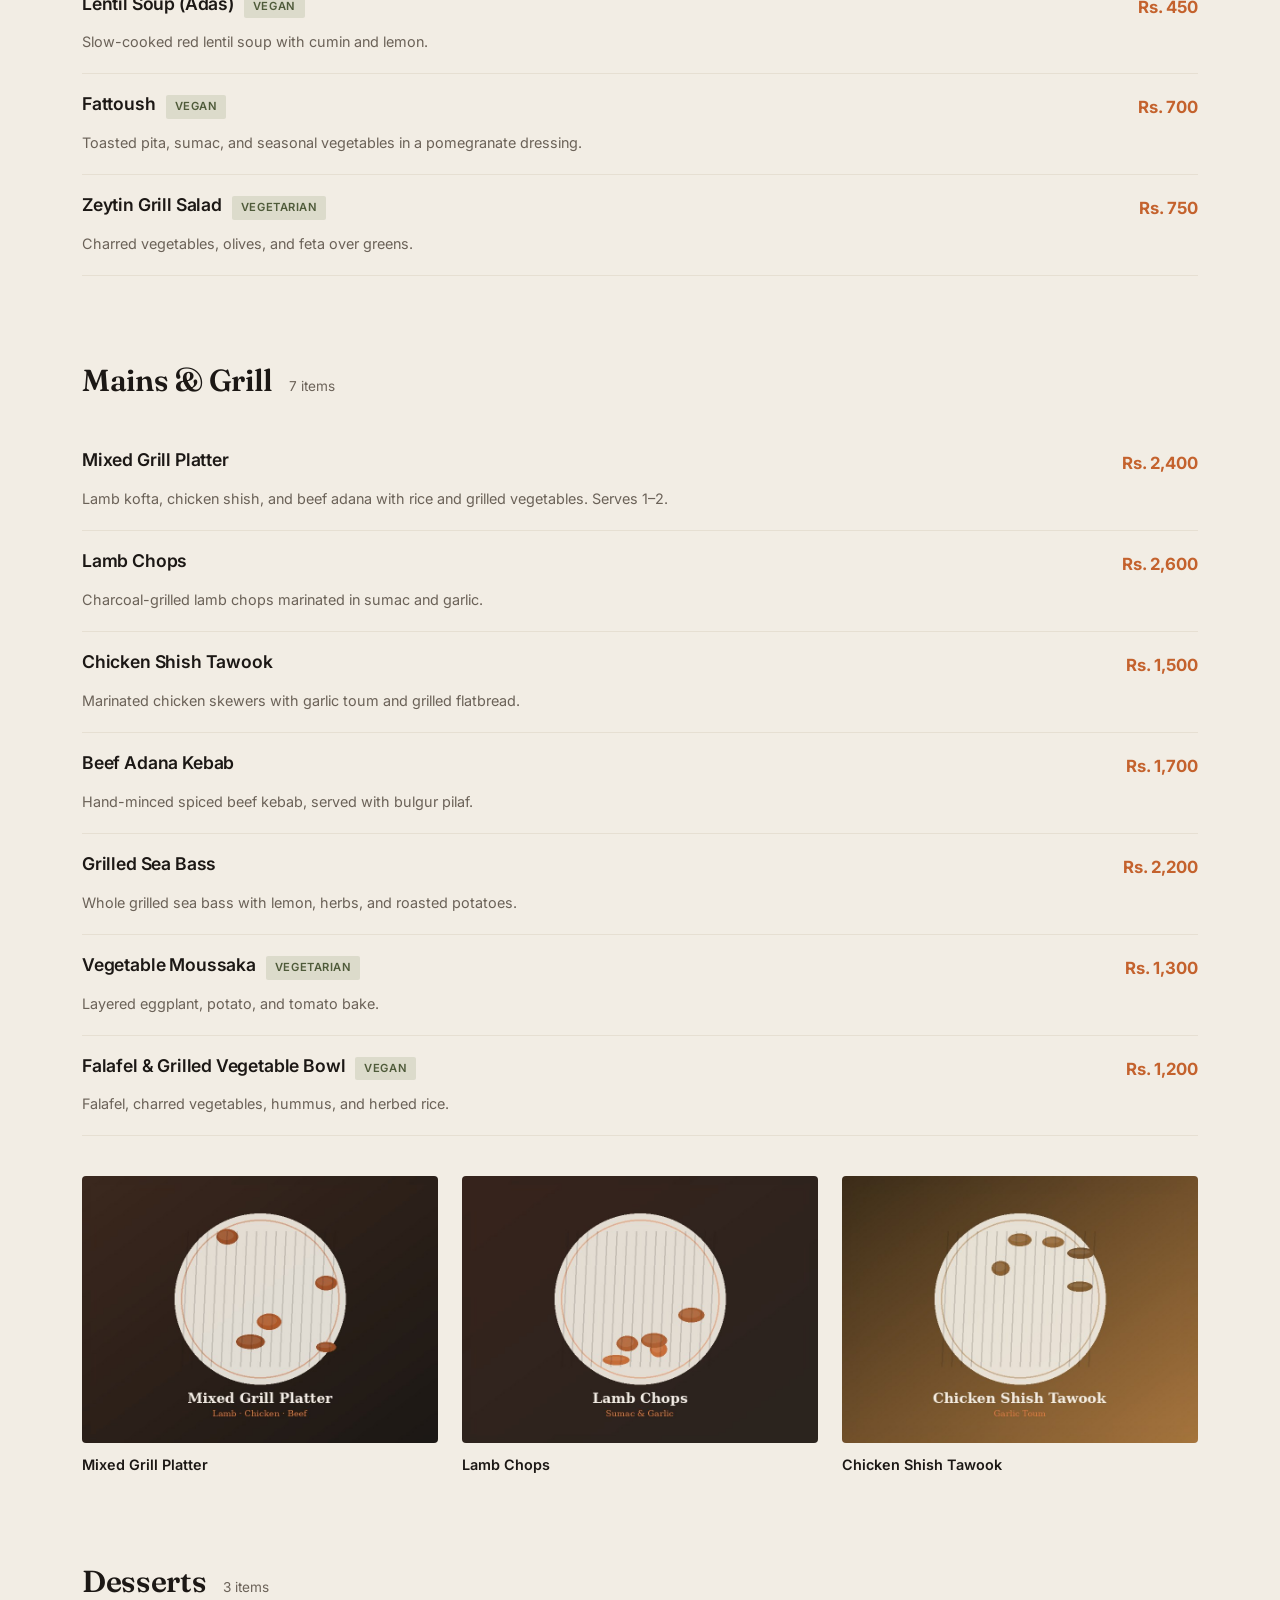
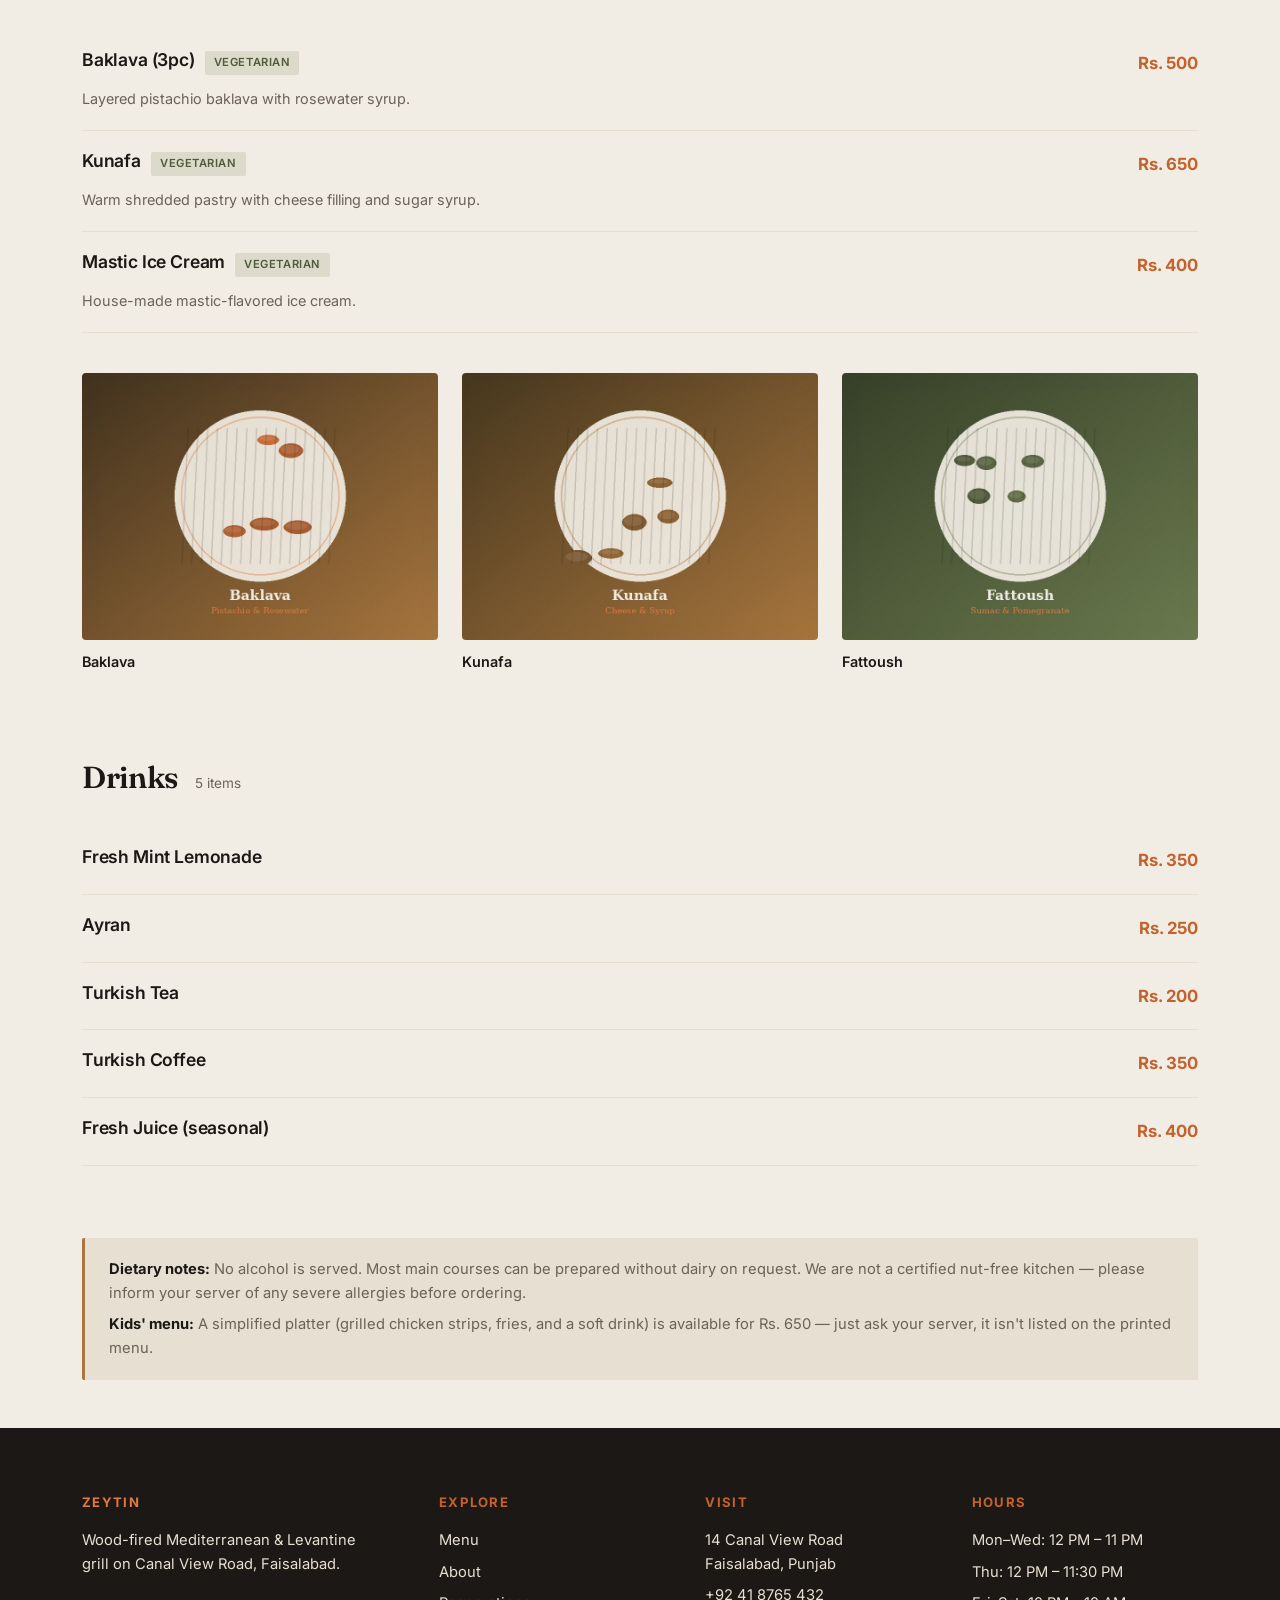
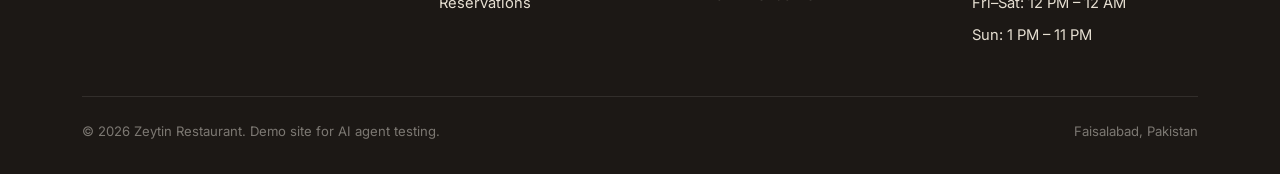
<file: menu.html>
<!DOCTYPE html>
<html lang="en">
<head>
<meta charset="UTF-8">
<meta name="viewport" content="width=device-width, initial-scale=1.0">
<title>Menu — Zeytin</title>
<link rel="preconnect" href="https://fonts.googleapis.com">
<link href="https://fonts.googleapis.com/css2?family=Fraunces:opsz,wght@9..144,400;9..144,500;9..144,600;9..144,700&family=Inter:wght@400;500;600;700&display=swap" rel="stylesheet">
<link rel="stylesheet" href="css/style.css">
<style>
  .menu-hero {
    background: var(--char);
    padding: 72px 0 56px;
    text-align: center;
  }
  .menu-hero h1 { color: var(--bone); }
  .menu-hero p { color: var(--bone-dim); max-width: 560px; margin: 16px auto 0; }

  .menu-nav {
    position: sticky;
    top: 73px;
    background: var(--bone);
    border-bottom: 1px solid var(--bone-dim);
    z-index: 50;
    padding: 16px 0;
  }
  .menu-nav .container { display: flex; gap: 28px; overflow-x: auto; }
  .menu-nav a {
    font-size: 0.86rem;
    font-weight: 600;
    color: var(--ink-soft);
    white-space: nowrap;
  }
  .menu-nav a:hover { color: var(--ember); }

  .menu-section { padding: 64px 0 24px; }
  .menu-section-head { display: flex; align-items: baseline; gap: 16px; margin-bottom: 32px; }
  .menu-section-head h2 { font-size: 1.9rem; }
  .menu-section-head .count { color: var(--ink-soft); font-size: 0.85rem; }

  .menu-list { display: grid; gap: 0; }
  .menu-item {
    display: grid;
    grid-template-columns: 1fr auto;
    gap: 8px 20px;
    padding: 20px 0;
    border-bottom: 1px solid var(--bone-dim);
  }
  .menu-item-name { display: flex; align-items: baseline; gap: 10px; flex-wrap: wrap; }
  .menu-item-name h3 { font-size: 1.1rem; font-weight: 600; font-family: var(--font-body); color: var(--char); }
  .menu-item-desc { grid-column: 1 / 2; font-size: 0.9rem; color: var(--ink-soft); margin-top: 2px; }
  .menu-item-price { font-weight: 700; color: var(--ember); font-size: 1.05rem; white-space: nowrap; }

  .menu-feature-row {
    display: grid;
    grid-template-columns: repeat(3, 1fr);
    gap: 24px;
    margin: 40px 0 0;
  }
  .menu-feature-row img { border-radius: 4px; aspect-ratio: 4/3; object-fit: cover; }
  .menu-feature-row .cap { margin-top: 10px; font-size: 0.9rem; font-weight: 600; color: var(--char); }

  .notice-box {
    background: var(--bone-dim);
    border-left: 3px solid var(--brass);
    padding: 20px 24px;
    border-radius: 2px;
    margin: 48px 0;
  }
  .notice-box p { font-size: 0.92rem; color: var(--ink-soft); }
  .notice-box strong { color: var(--char); }

  @media (max-width: 700px) {
    .menu-feature-row { grid-template-columns: 1fr; }
  }
</style>
</head>
<body>

<header class="site-header">
  <nav class="nav container">
    <a href="index.html" class="logo">Zey<span>tin</span></a>
    <ul class="nav-links">
      <li><a href="index.html">Home</a></li>
      <li><a href="menu.html" class="active">Menu</a></li>
      <li><a href="about.html">About</a></li>
      <li><a href="reservations.html">Reservations</a></li>
      <li><a href="contact.html">Contact</a></li>
    </ul>
    <a href="reservations.html" class="nav-cta">Reserve a Table</a>
    <button class="nav-toggle" aria-label="Menu">☰</button>
  </nav>
</header>

<section class="menu-hero">
  <div class="container">
    <span class="eyebrow" style="color:var(--ember-bright)">The Full Spread</span>
    <h1 style="margin-top:14px;">Menu</h1>
    <p>Everything is grilled, baked, or prepared fresh to order. Prices in Pakistani Rupees.</p>
  </div>
</section>

<nav class="menu-nav">
  <div class="container">
    <a href="#mezze">Mezze & Starters</a>
    <a href="#soups">Soups & Salads</a>
    <a href="#mains">Mains & Grill</a>
    <a href="#desserts">Desserts</a>
    <a href="#drinks">Drinks</a>
  </div>
</nav>

<div class="container">

  <section class="menu-section" id="mezze">
    <div class="menu-section-head"><h2>Mezze & Starters</h2><span class="count">5 items</span></div>
    <div class="menu-list">
      <div class="menu-item">
        <div class="menu-item-name"><h3>Hummus Zeytin</h3><span class="tag tag-vegan">Vegetarian</span></div>
        <span class="menu-item-price">Rs. 650</span>
        <p class="menu-item-desc">Classic chickpea hummus topped with toasted pine nuts and chili oil.</p>
      </div>
      <div class="menu-item">
        <div class="menu-item-name"><h3>Muhammara</h3><span class="tag tag-vegan">Vegan</span></div>
        <span class="menu-item-price">Rs. 700</span>
        <p class="menu-item-desc">Roasted red pepper and walnut dip with pomegranate molasses.</p>
      </div>
      <div class="menu-item">
        <div class="menu-item-name"><h3>Stuffed Vine Leaves (Warak Enab)</h3><span class="tag tag-vegan">Vegan</span></div>
        <span class="menu-item-price">Rs. 750</span>
        <p class="menu-item-desc">Rice, herbs, and lemon wrapped in vine leaves, served chilled.</p>
      </div>
      <div class="menu-item">
        <div class="menu-item-name"><h3>Halloumi Sucuk</h3></div>
        <span class="menu-item-price">Rs. 850</span>
        <p class="menu-item-desc">Pan-seared halloumi with spiced beef sucuk and date syrup.</p>
      </div>
      <div class="menu-item">
        <div class="menu-item-name"><h3>Falafel Plate</h3><span class="tag tag-vegan">Vegan</span></div>
        <span class="menu-item-price">Rs. 600</span>
        <p class="menu-item-desc">Six house-made falafel with tahini and pickled turnip.</p>
      </div>
    </div>
    <div class="menu-feature-row">
      <div><img src="images/hummus.jpg" alt="Hummus Zeytin"><div class="cap">Hummus Zeytin</div></div>
      <div><img src="images/muhammara.jpg" alt="Muhammara"><div class="cap">Muhammara</div></div>
      <div><img src="images/falafel.jpg" alt="Falafel Plate"><div class="cap">Falafel Plate</div></div>
    </div>
  </section>

  <section class="menu-section" id="soups">
    <div class="menu-section-head"><h2>Soups & Salads</h2><span class="count">3 items</span></div>
    <div class="menu-list">
      <div class="menu-item">
        <div class="menu-item-name"><h3>Lentil Soup (Adas)</h3><span class="tag tag-vegan">Vegan</span></div>
        <span class="menu-item-price">Rs. 450</span>
        <p class="menu-item-desc">Slow-cooked red lentil soup with cumin and lemon.</p>
      </div>
      <div class="menu-item">
        <div class="menu-item-name"><h3>Fattoush</h3><span class="tag tag-vegan">Vegan</span></div>
        <span class="menu-item-price">Rs. 700</span>
        <p class="menu-item-desc">Toasted pita, sumac, and seasonal vegetables in a pomegranate dressing.</p>
      </div>
      <div class="menu-item">
        <div class="menu-item-name"><h3>Zeytin Grill Salad</h3><span class="tag tag-vegan">Vegetarian</span></div>
        <span class="menu-item-price">Rs. 750</span>
        <p class="menu-item-desc">Charred vegetables, olives, and feta over greens.</p>
      </div>
    </div>
  </section>

  <section class="menu-section" id="mains">
    <div class="menu-section-head"><h2>Mains & Grill</h2><span class="count">7 items</span></div>
    <div class="menu-list">
      <div class="menu-item">
        <div class="menu-item-name"><h3>Mixed Grill Platter</h3></div>
        <span class="menu-item-price">Rs. 2,400</span>
        <p class="menu-item-desc">Lamb kofta, chicken shish, and beef adana with rice and grilled vegetables. Serves 1–2.</p>
      </div>
      <div class="menu-item">
        <div class="menu-item-name"><h3>Lamb Chops</h3></div>
        <span class="menu-item-price">Rs. 2,600</span>
        <p class="menu-item-desc">Charcoal-grilled lamb chops marinated in sumac and garlic.</p>
      </div>
      <div class="menu-item">
        <div class="menu-item-name"><h3>Chicken Shish Tawook</h3></div>
        <span class="menu-item-price">Rs. 1,500</span>
        <p class="menu-item-desc">Marinated chicken skewers with garlic toum and grilled flatbread.</p>
      </div>
      <div class="menu-item">
        <div class="menu-item-name"><h3>Beef Adana Kebab</h3></div>
        <span class="menu-item-price">Rs. 1,700</span>
        <p class="menu-item-desc">Hand-minced spiced beef kebab, served with bulgur pilaf.</p>
      </div>
      <div class="menu-item">
        <div class="menu-item-name"><h3>Grilled Sea Bass</h3></div>
        <span class="menu-item-price">Rs. 2,200</span>
        <p class="menu-item-desc">Whole grilled sea bass with lemon, herbs, and roasted potatoes.</p>
      </div>
      <div class="menu-item">
        <div class="menu-item-name"><h3>Vegetable Moussaka</h3><span class="tag tag-vegan">Vegetarian</span></div>
        <span class="menu-item-price">Rs. 1,300</span>
        <p class="menu-item-desc">Layered eggplant, potato, and tomato bake.</p>
      </div>
      <div class="menu-item">
        <div class="menu-item-name"><h3>Falafel & Grilled Vegetable Bowl</h3><span class="tag tag-vegan">Vegan</span></div>
        <span class="menu-item-price">Rs. 1,200</span>
        <p class="menu-item-desc">Falafel, charred vegetables, hummus, and herbed rice.</p>
      </div>
    </div>
    <div class="menu-feature-row">
      <div><img src="images/mixed-grill.jpg" alt="Mixed Grill Platter"><div class="cap">Mixed Grill Platter</div></div>
      <div><img src="images/lamb-chops.jpg" alt="Lamb Chops"><div class="cap">Lamb Chops</div></div>
      <div><img src="images/shish-tawook.jpg" alt="Chicken Shish Tawook"><div class="cap">Chicken Shish Tawook</div></div>
    </div>
  </section>

  <section class="menu-section" id="desserts">
    <div class="menu-section-head"><h2>Desserts</h2><span class="count">3 items</span></div>
    <div class="menu-list">
      <div class="menu-item">
        <div class="menu-item-name"><h3>Baklava (3pc)</h3><span class="tag tag-vegan">Vegetarian</span></div>
        <span class="menu-item-price">Rs. 500</span>
        <p class="menu-item-desc">Layered pistachio baklava with rosewater syrup.</p>
      </div>
      <div class="menu-item">
        <div class="menu-item-name"><h3>Kunafa</h3><span class="tag tag-vegan">Vegetarian</span></div>
        <span class="menu-item-price">Rs. 650</span>
        <p class="menu-item-desc">Warm shredded pastry with cheese filling and sugar syrup.</p>
      </div>
      <div class="menu-item">
        <div class="menu-item-name"><h3>Mastic Ice Cream</h3><span class="tag tag-vegan">Vegetarian</span></div>
        <span class="menu-item-price">Rs. 400</span>
        <p class="menu-item-desc">House-made mastic-flavored ice cream.</p>
      </div>
    </div>
    <div class="menu-feature-row">
      <div><img src="images/baklava.jpg" alt="Baklava"><div class="cap">Baklava</div></div>
      <div><img src="images/kunafa.jpg" alt="Kunafa"><div class="cap">Kunafa</div></div>
      <div><img src="images/fattoush.jpg" alt="Fattoush"><div class="cap">Fattoush</div></div>
    </div>
  </section>

  <section class="menu-section" id="drinks">
    <div class="menu-section-head"><h2>Drinks</h2><span class="count">5 items</span></div>
    <div class="menu-list">
      <div class="menu-item"><div class="menu-item-name"><h3>Fresh Mint Lemonade</h3></div><span class="menu-item-price">Rs. 350</span></div>
      <div class="menu-item"><div class="menu-item-name"><h3>Ayran</h3></div><span class="menu-item-price">Rs. 250</span></div>
      <div class="menu-item"><div class="menu-item-name"><h3>Turkish Tea</h3></div><span class="menu-item-price">Rs. 200</span></div>
      <div class="menu-item"><div class="menu-item-name"><h3>Turkish Coffee</h3></div><span class="menu-item-price">Rs. 350</span></div>
      <div class="menu-item"><div class="menu-item-name"><h3>Fresh Juice (seasonal)</h3></div><span class="menu-item-price">Rs. 400</span></div>
    </div>
  </section>

  <div class="notice-box">
    <p><strong>Dietary notes:</strong> No alcohol is served. Most main courses can be prepared without dairy on request. We are not a certified nut-free kitchen — please inform your server of any severe allergies before ordering.</p>
    <p style="margin-top:8px;"><strong>Kids' menu:</strong> A simplified platter (grilled chicken strips, fries, and a soft drink) is available for Rs. 650 — just ask your server, it isn't listed on the printed menu.</p>
  </div>

</div>

<footer class="site-footer">
  <div class="container">
    <div class="footer-grid">
      <div>
        <h4 style="color:var(--ember-bright);">Zeytin</h4>
        <p style="max-width:280px;">Wood-fired Mediterranean & Levantine grill on Canal View Road, Faisalabad.</p>
      </div>
      <div>
        <h4>Explore</h4>
        <a href="menu.html">Menu</a>
        <a href="about.html">About</a>
        <a href="reservations.html">Reservations</a>
      </div>
      <div>
        <h4>Visit</h4>
        <p>14 Canal View Road<br>Faisalabad, Punjab</p>
        <p>+92 41 8765 432</p>
      </div>
      <div>
        <h4>Hours</h4>
        <p>Mon–Wed: 12 PM – 11 PM</p>
        <p>Thu: 12 PM – 11:30 PM</p>
        <p>Fri–Sat: 12 PM – 12 AM</p>
        <p>Sun: 1 PM – 11 PM</p>
      </div>
    </div>
    <div class="footer-bottom">
      <span>© 2026 Zeytin Restaurant. Demo site for AI agent testing.</span>
      <span>Faisalabad, Pakistan</span>
    </div>
  </div>
</footer>

<div id="n8n-chat-widget-placeholder"></div>
<script src="js/chat-widget.js"></script>

</body>
</html>
</file>
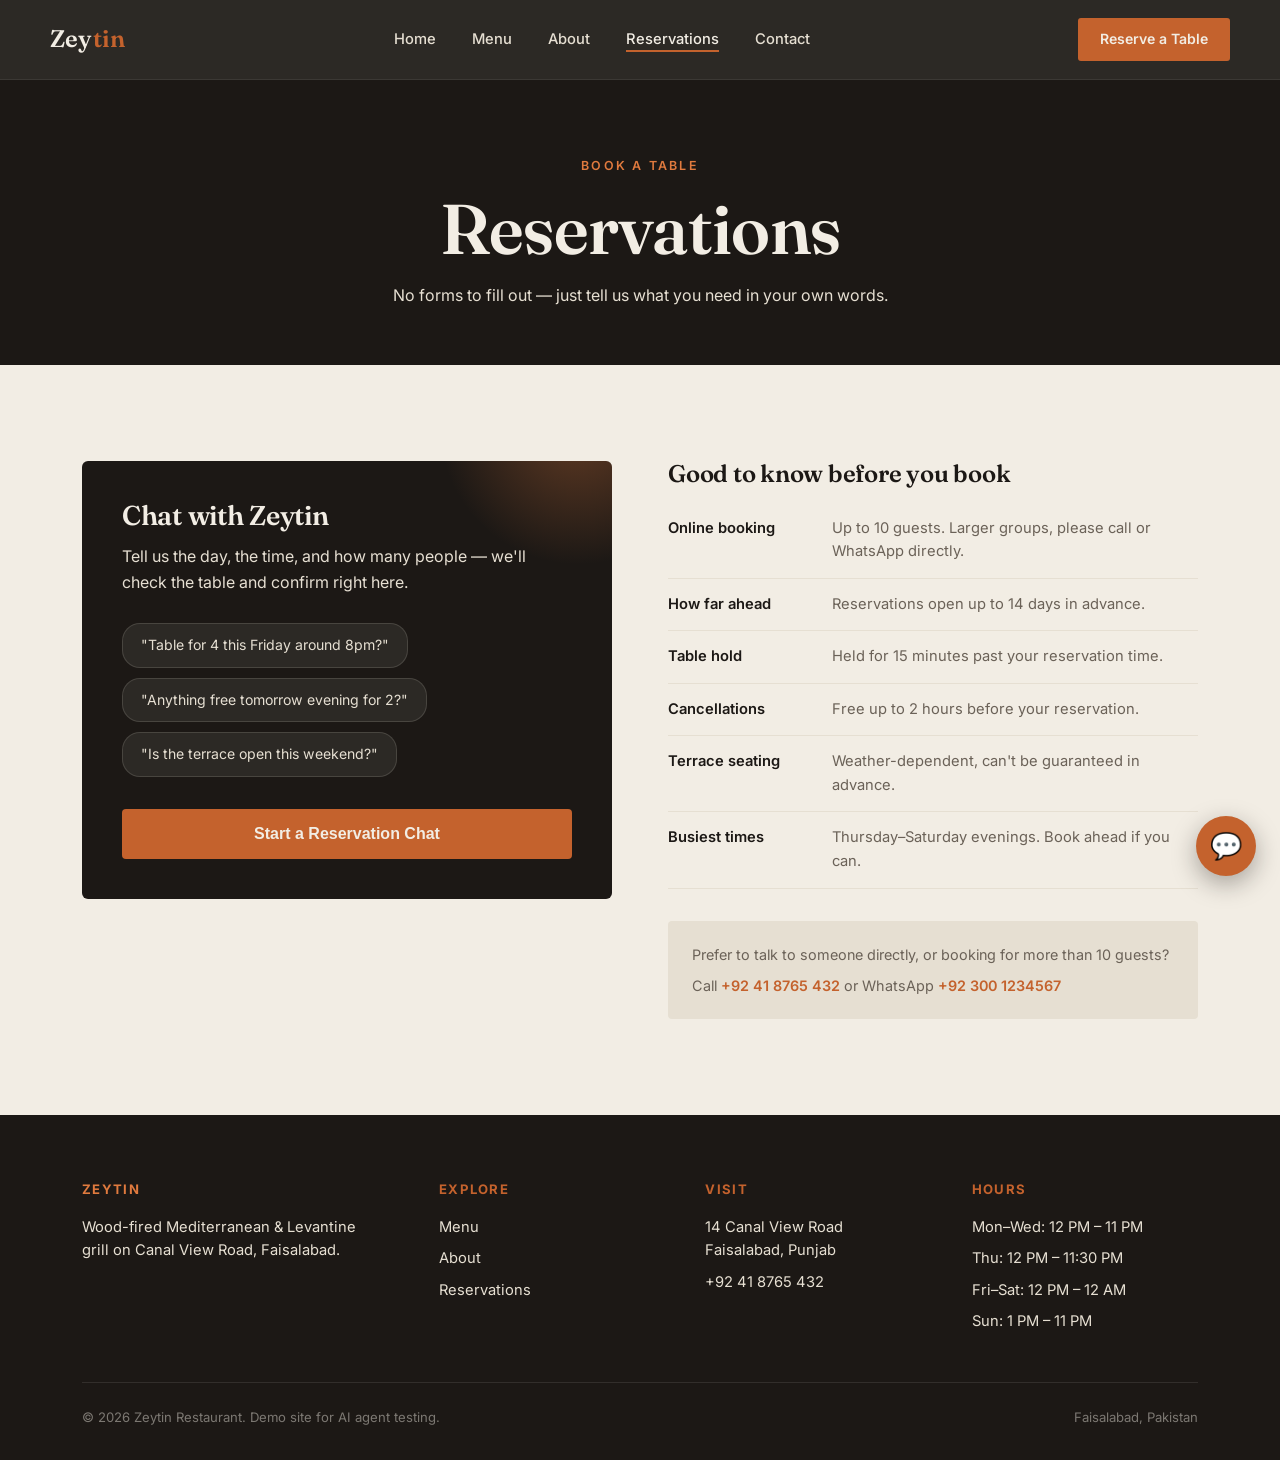
<file: reservations.html>
<!DOCTYPE html>
<html lang="en">
<head>
<meta charset="UTF-8">
<meta name="viewport" content="width=device-width, initial-scale=1.0">
<title>Reservations — Zeytin</title>
<link rel="preconnect" href="https://fonts.googleapis.com">
<link href="https://fonts.googleapis.com/css2?family=Fraunces:opsz,wght@9..144,400;9..144,500;9..144,600;9..144,700&family=Inter:wght@400;500;600;700&display=swap" rel="stylesheet">
<link rel="stylesheet" href="css/style.css">
<style>
  .res-hero {
    background: var(--char);
    padding: 72px 0 56px;
    text-align: center;
  }
  .res-hero h1 { color: var(--bone); }
  .res-hero p { color: var(--bone-dim); max-width: 560px; margin: 16px auto 0; }

  .res-split {
    display: grid;
    grid-template-columns: 1fr 1fr;
    gap: 56px;
    align-items: start;
  }

  .chat-prompt-card {
    background: var(--char);
    border-radius: 6px;
    padding: 40px;
    color: var(--bone);
    position: relative;
    overflow: hidden;
  }
  .chat-prompt-card::before {
    content: '';
    position: absolute;
    top: -40%; right: -20%;
    width: 280px; height: 280px;
    background: radial-gradient(circle, rgba(224,122,62,0.35), transparent 70%);
    pointer-events: none;
  }
  .chat-prompt-card h2 { color: var(--bone); font-size: 1.7rem; margin-bottom: 14px; position: relative; }
  .chat-prompt-card p { color: var(--bone-dim); margin-bottom: 28px; position: relative; }
  .sample-bubbles { display: flex; flex-direction: column; gap: 10px; margin-bottom: 32px; position: relative; }
  .sample-bubble {
    background: rgba(242,237,228,0.08);
    border: 1px solid rgba(242,237,228,0.14);
    border-radius: 18px;
    padding: 10px 18px;
    font-size: 0.88rem;
    color: var(--bone-dim);
    align-self: flex-start;
    cursor: pointer;
    transition: background 0.15s ease;
  }
  .sample-bubble:hover { background: rgba(242,237,228,0.14); color: var(--bone); }
  .open-chat-btn {
    background: var(--ember);
    color: var(--bone);
    border: none;
    padding: 16px 30px;
    font-size: 1rem;
    font-weight: 600;
    border-radius: 4px;
    cursor: pointer;
    width: 100%;
    transition: background 0.18s ease;
    position: relative;
  }
  .open-chat-btn:hover { background: var(--ember-bright); }

  .res-info h2 { font-size: 1.5rem; margin-bottom: 16px; }
  .info-row { display: flex; gap: 14px; padding: 14px 0; border-bottom: 1px solid var(--bone-dim); }
  .info-row .lbl { font-weight: 600; color: var(--char); min-width: 150px; font-size: 0.92rem; }
  .info-row .val { color: var(--ink-soft); font-size: 0.92rem; }

  .alt-contact {
    margin-top: 32px;
    padding: 22px 24px;
    background: var(--bone-dim);
    border-radius: 4px;
  }
  .alt-contact p { font-size: 0.9rem; }
  .alt-contact a { color: var(--ember); font-weight: 600; }

  @media (max-width: 900px) {
    .res-split { grid-template-columns: 1fr; }
  }
</style>
</head>
<body>

<header class="site-header">
  <nav class="nav container">
    <a href="index.html" class="logo">Zey<span>tin</span></a>
    <ul class="nav-links">
      <li><a href="index.html">Home</a></li>
      <li><a href="menu.html">Menu</a></li>
      <li><a href="about.html">About</a></li>
      <li><a href="reservations.html" class="active">Reservations</a></li>
      <li><a href="contact.html">Contact</a></li>
    </ul>
    <a href="reservations.html" class="nav-cta">Reserve a Table</a>
    <button class="nav-toggle" aria-label="Menu">☰</button>
  </nav>
</header>

<section class="res-hero">
  <div class="container">
    <span class="eyebrow" style="color:var(--ember-bright)">Book a Table</span>
    <h1 style="margin-top:14px;">Reservations</h1>
    <p>No forms to fill out — just tell us what you need in your own words.</p>
  </div>
</section>

<section>
  <div class="container res-split">
    <div class="chat-prompt-card">
      <h2>Chat with Zeytin</h2>
      <p>Tell us the day, the time, and how many people — we'll check the table and confirm right here.</p>
      <div class="sample-bubbles">
        <div class="sample-bubble" onclick="window.openZeytinChat && window.openZeytinChat('I\'d like a table for 4 this Friday around 8pm')">"Table for 4 this Friday around 8pm?"</div>
        <div class="sample-bubble" onclick="window.openZeytinChat && window.openZeytinChat('Do you have anything available tomorrow evening for 2 people?')">"Anything free tomorrow evening for 2?"</div>
        <div class="sample-bubble" onclick="window.openZeytinChat && window.openZeytinChat('Is the terrace open this weekend?')">"Is the terrace open this weekend?"</div>
      </div>
      <button class="open-chat-btn" onclick="window.openZeytinChat && window.openZeytinChat()">Start a Reservation Chat</button>
    </div>

    <div class="res-info">
      <h2>Good to know before you book</h2>
      <div class="info-row"><span class="lbl">Online booking</span><span class="val">Up to 10 guests. Larger groups, please call or WhatsApp directly.</span></div>
      <div class="info-row"><span class="lbl">How far ahead</span><span class="val">Reservations open up to 14 days in advance.</span></div>
      <div class="info-row"><span class="lbl">Table hold</span><span class="val">Held for 15 minutes past your reservation time.</span></div>
      <div class="info-row"><span class="lbl">Cancellations</span><span class="val">Free up to 2 hours before your reservation.</span></div>
      <div class="info-row"><span class="lbl">Terrace seating</span><span class="val">Weather-dependent, can't be guaranteed in advance.</span></div>
      <div class="info-row"><span class="lbl">Busiest times</span><span class="val">Thursday–Saturday evenings. Book ahead if you can.</span></div>

      <div class="alt-contact">
        <p>Prefer to talk to someone directly, or booking for more than 10 guests?</p>
        <p style="margin-top:8px;">Call <a href="tel:+924187654321">+92 41 8765 432</a> or WhatsApp <a href="https://wa.me/923001234567">+92 300 1234567</a></p>
      </div>
    </div>
  </div>
</section>

<footer class="site-footer">
  <div class="container">
    <div class="footer-grid">
      <div>
        <h4 style="color:var(--ember-bright);">Zeytin</h4>
        <p style="max-width:280px;">Wood-fired Mediterranean & Levantine grill on Canal View Road, Faisalabad.</p>
      </div>
      <div>
        <h4>Explore</h4>
        <a href="menu.html">Menu</a>
        <a href="about.html">About</a>
        <a href="reservations.html">Reservations</a>
      </div>
      <div>
        <h4>Visit</h4>
        <p>14 Canal View Road<br>Faisalabad, Punjab</p>
        <p>+92 41 8765 432</p>
      </div>
      <div>
        <h4>Hours</h4>
        <p>Mon–Wed: 12 PM – 11 PM</p>
        <p>Thu: 12 PM – 11:30 PM</p>
        <p>Fri–Sat: 12 PM – 12 AM</p>
        <p>Sun: 1 PM – 11 PM</p>
      </div>
    </div>
    <div class="footer-bottom">
      <span>© 2026 Zeytin Restaurant. Demo site for AI agent testing.</span>
      <span>Faisalabad, Pakistan</span>
    </div>
  </div>
</footer>

<div id="n8n-chat-widget-placeholder"></div>
<script src="js/chat-widget.js"></script>

</body>
</html>
</file>
<file: css/style.css>
/* ===========================================================
   ZEYTIN — Design tokens
   Palette: char #1C1815, olive #6B7A4F, ember #C4622D, bone #F2EDE4, brass #A8763E
   Display: Fraunces (characterful serif, used with restraint)
   Body: Inter
   =========================================================== */

:root {
  --char: #1C1815;
  --char-soft: #2A241F;
  --olive: #6B7A4F;
  --olive-deep: #4F5B3A;
  --ember: #C4622D;
  --ember-bright: #E07A3E;
  --bone: #F2EDE4;
  --bone-dim: #E6DFD2;
  --brass: #A8763E;
  --ink: #1C1815;
  --ink-soft: #6b6258;

  --font-display: 'Fraunces', serif;
  --font-body: 'Inter', sans-serif;

  --container: 1180px;
}

* { margin: 0; padding: 0; box-sizing: border-box; }

html { scroll-behavior: smooth; }

body {
  font-family: var(--font-body);
  color: var(--ink);
  background: var(--bone);
  line-height: 1.6;
  -webkit-font-smoothing: antialiased;
}

img { max-width: 100%; display: block; }
a { color: inherit; text-decoration: none; }

.container {
  max-width: var(--container);
  margin: 0 auto;
  padding: 0 32px;
}

/* ---------- Typography ---------- */

h1, h2, h3, .display {
  font-family: var(--font-display);
  font-weight: 600;
  letter-spacing: -0.01em;
  line-height: 1.08;
  color: var(--char);
}

h1 { font-size: clamp(2.6rem, 5.5vw, 4.6rem); }
h2 { font-size: clamp(2rem, 3.6vw, 3rem); }
h3 { font-size: clamp(1.3rem, 2vw, 1.7rem); }

.eyebrow {
  font-family: var(--font-body);
  font-size: 0.78rem;
  font-weight: 600;
  letter-spacing: 0.18em;
  text-transform: uppercase;
  color: var(--ember);
}

p { color: var(--ink-soft); }

.lede {
  font-size: 1.15rem;
  color: var(--ink-soft);
  max-width: 540px;
}

/* ---------- Buttons ---------- */

.btn {
  display: inline-flex;
  align-items: center;
  gap: 8px;
  font-family: var(--font-body);
  font-weight: 600;
  font-size: 0.95rem;
  padding: 14px 28px;
  border-radius: 3px;
  border: 1.5px solid transparent;
  cursor: pointer;
  transition: transform 0.18s ease, background 0.18s ease, color 0.18s ease, border-color 0.18s ease;
}
.btn-primary {
  background: var(--ember);
  color: var(--bone);
}
.btn-primary:hover { background: var(--ember-bright); transform: translateY(-1px); }

.btn-outline {
  background: transparent;
  border-color: var(--char);
  color: var(--char);
}
.btn-outline:hover { background: var(--char); color: var(--bone); }

.btn-outline-light {
  background: transparent;
  border-color: rgba(242,237,228,0.5);
  color: var(--bone);
}
.btn-outline-light:hover { background: var(--bone); color: var(--char); border-color: var(--bone); }

/* ---------- Header / Nav ---------- */

.site-header {
  position: sticky;
  top: 0;
  z-index: 100;
  background: rgba(28,24,21,0.92);
  backdrop-filter: blur(8px);
  border-bottom: 1px solid rgba(242,237,228,0.08);
}

.nav {
  display: flex;
  align-items: center;
  justify-content: space-between;
  padding: 18px 0;
}

.logo {
  font-family: var(--font-display);
  font-size: 1.5rem;
  font-weight: 600;
  color: var(--bone);
  letter-spacing: 0.01em;
}
.logo span { color: var(--ember); }

.nav-links {
  display: flex;
  gap: 36px;
  list-style: none;
}
.nav-links a {
  color: var(--bone-dim);
  font-size: 0.92rem;
  font-weight: 500;
  position: relative;
  padding-bottom: 4px;
  transition: color 0.18s ease;
}
.nav-links a:hover, .nav-links a.active { color: var(--bone); }
.nav-links a.active::after {
  content: '';
  position: absolute;
  bottom: 0; left: 0; right: 0;
  height: 2px;
  background: var(--ember);
}

.nav-cta {
  background: var(--ember);
  color: var(--bone);
  padding: 10px 22px;
  border-radius: 3px;
  font-size: 0.88rem;
  font-weight: 600;
}
.nav-cta:hover { background: var(--ember-bright); }

.nav-toggle { display: none; background: none; border: none; color: var(--bone); font-size: 1.6rem; cursor: pointer; }

@media (max-width: 860px) {
  .nav-links { display: none; }
  .nav-toggle { display: block; }
  .nav-cta { display: none; }
}

/* ---------- Section rhythm ---------- */

section { padding: 96px 0; }
.section-tight { padding: 64px 0; }

.section-head {
  max-width: 640px;
  margin-bottom: 48px;
}
.section-head .eyebrow { display: block; margin-bottom: 12px; }

/* ---------- Footer ---------- */

.site-footer {
  background: var(--char);
  color: var(--bone-dim);
  padding: 64px 0 32px;
}
.footer-grid {
  display: grid;
  grid-template-columns: 1.4fr 1fr 1fr 1fr;
  gap: 40px;
  padding-bottom: 40px;
  border-bottom: 1px solid rgba(242,237,228,0.1);
}
.footer-grid h4 {
  font-family: var(--font-body);
  font-size: 0.82rem;
  letter-spacing: 0.1em;
  text-transform: uppercase;
  color: var(--ember);
  margin-bottom: 16px;
}
.footer-grid p, .footer-grid a {
  font-size: 0.92rem;
  color: var(--bone-dim);
  display: block;
  margin-bottom: 8px;
}
.footer-grid a:hover { color: var(--bone); }
.footer-bottom {
  display: flex;
  justify-content: space-between;
  padding-top: 24px;
  font-size: 0.82rem;
  color: rgba(242,237,228,0.45);
}

/* ---------- Utility ---------- */

.grain-divider {
  height: 1px;
  background: linear-gradient(90deg, transparent, rgba(28,24,21,0.12), transparent);
  margin: 0 auto;
  max-width: var(--container);
}

.tag {
  display: inline-block;
  font-size: 0.7rem;
  font-weight: 600;
  letter-spacing: 0.05em;
  text-transform: uppercase;
  padding: 3px 9px;
  border-radius: 2px;
  background: rgba(107,122,79,0.14);
  color: var(--olive-deep);
}
.tag-vegan { background: rgba(107,122,79,0.16); color: var(--olive-deep); }

@media (max-width: 700px) {
  section { padding: 64px 0; }
  .footer-grid { grid-template-columns: 1fr 1fr; }
}
</file>
